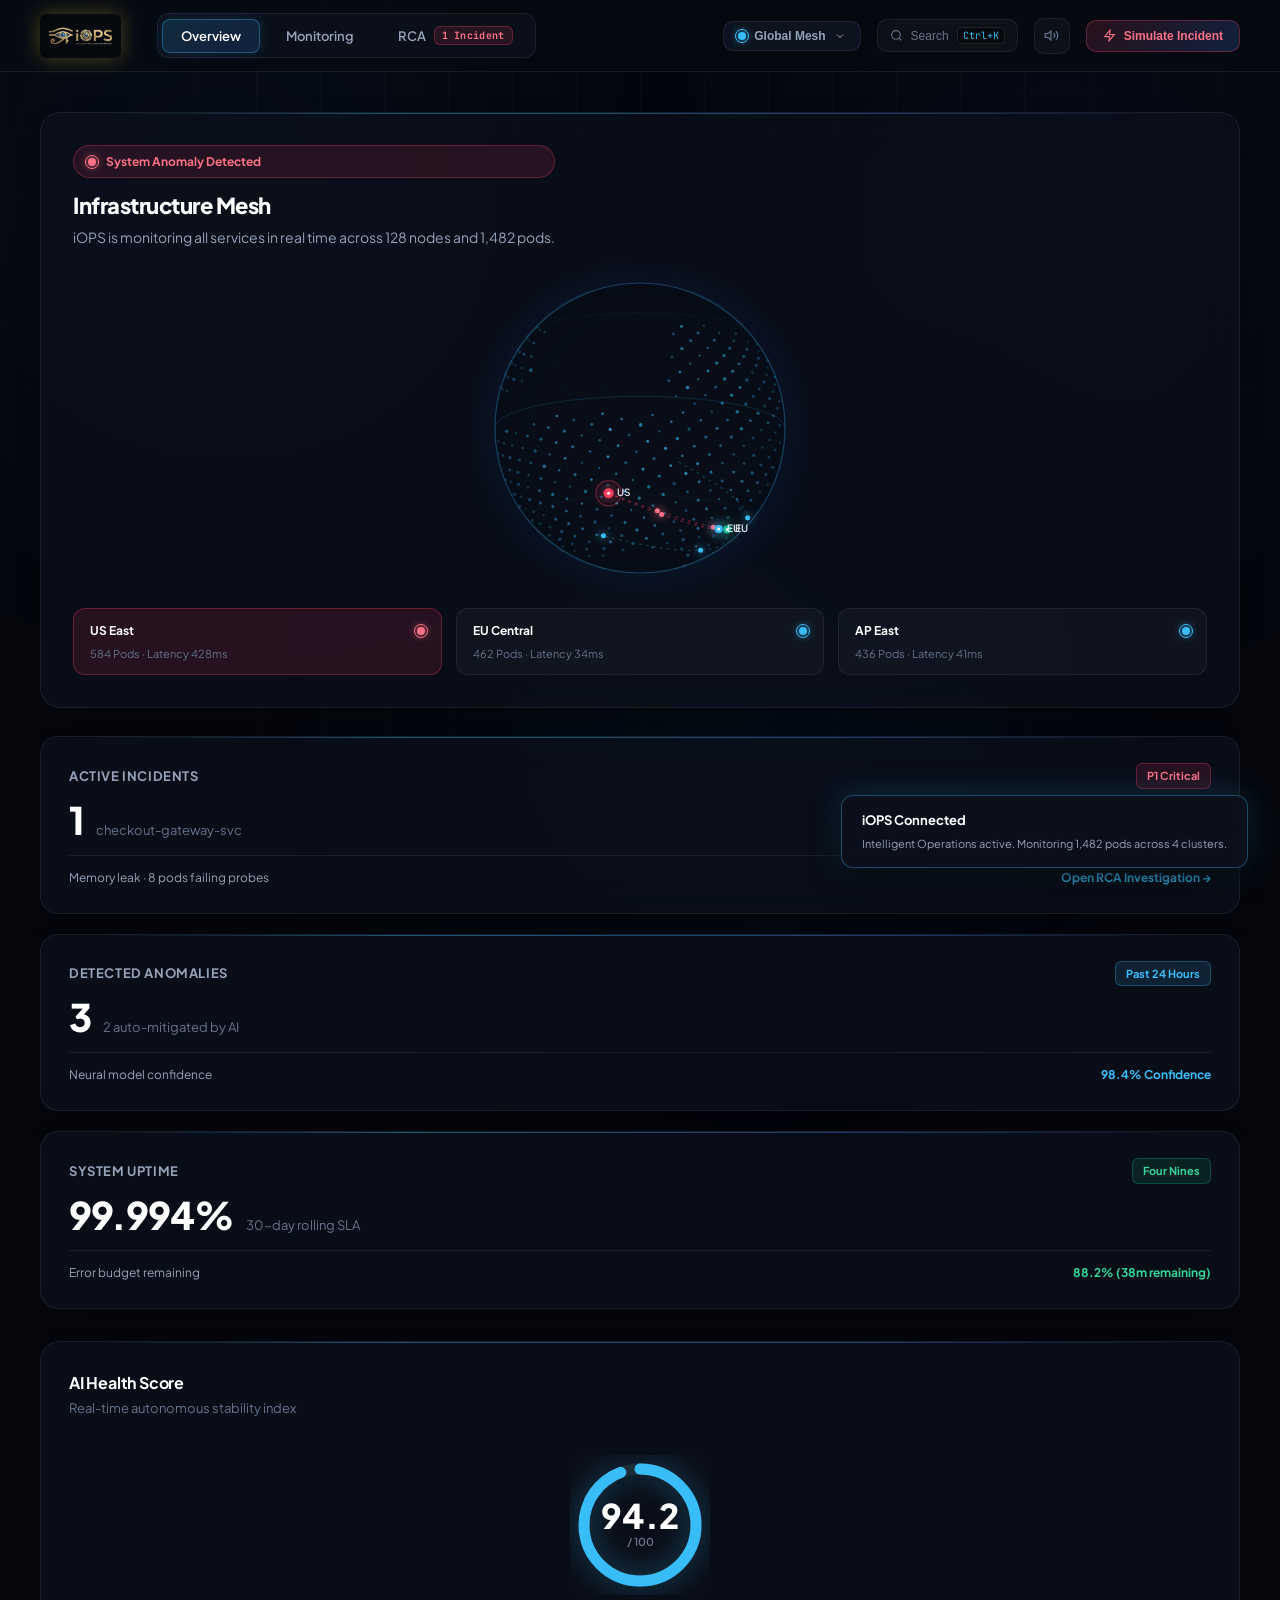
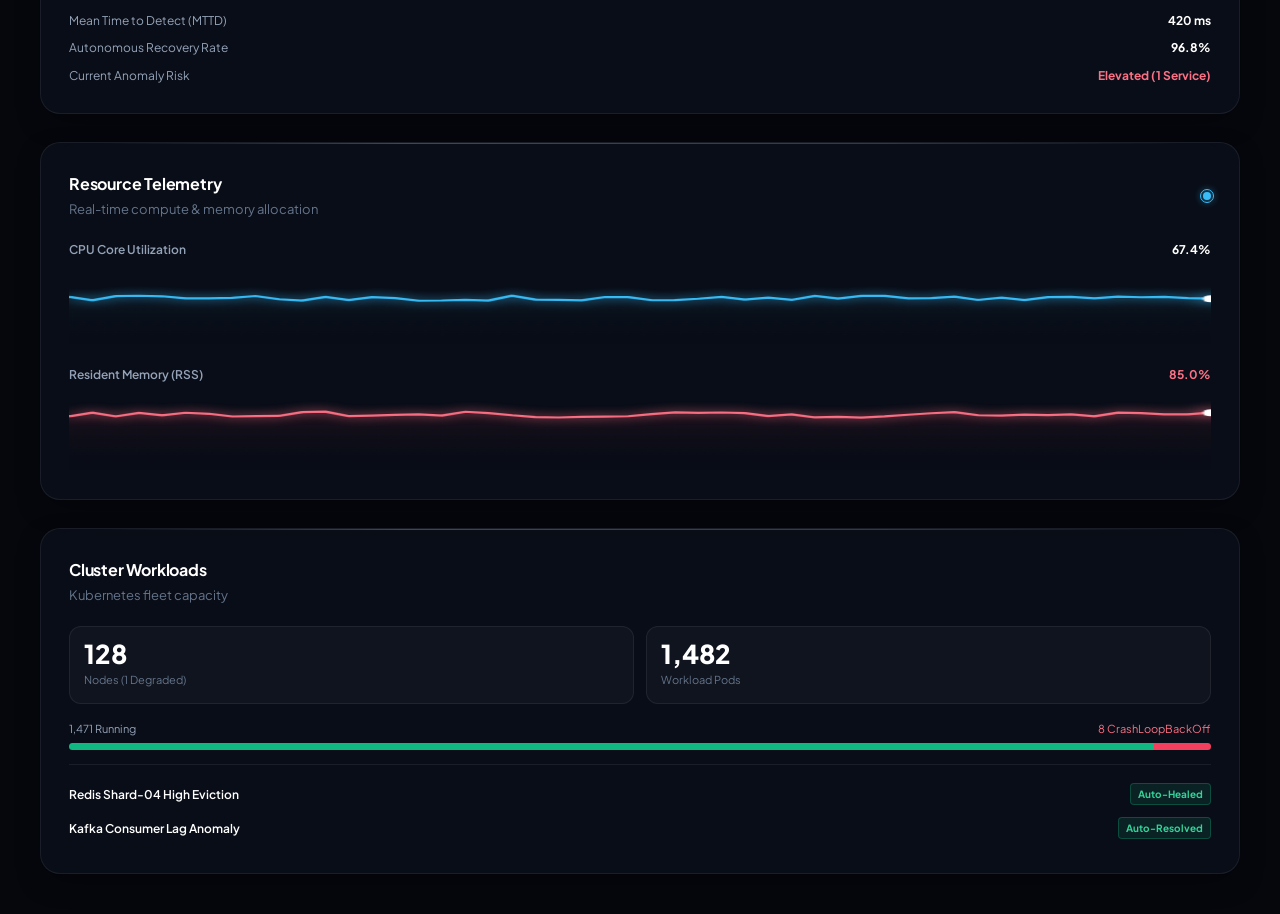
<file: index.html>
<!DOCTYPE html>
<html lang="en">
<head>
  <meta charset="UTF-8">
  <meta name="viewport" content="width=device-width, initial-scale=1.0">
  <title>iOPS — The Eye of Intelligent Operations</title>
  <meta name="description" content="iOPS — The Eye of Intelligent Operations. Next-generation autonomous AIOps platform. Detect anomalies, diagnose root causes, and recover Kubernetes fleets in real time.">
  <link rel="preconnect" href="https://fonts.googleapis.com">
  <link rel="preconnect" href="https://fonts.gstatic.com" crossorigin>
  <link href="https://fonts.googleapis.com/css2?family=Plus+Jakarta+Sans:wght@300;400;500;600;700;800&family=JetBrains+Mono:wght@400;500;600;700&display=swap" rel="stylesheet">
  <link rel="stylesheet" href="styles.css">
</head>
<body>
  <!-- Ambient Luminous Background Orbs (Navy & Cyan) -->
  <div class="ambient-glow glow-top-left" aria-hidden="true"></div>
  <div class="ambient-glow glow-top-right" aria-hidden="true"></div>
  <div class="ambient-glow glow-center-navy" aria-hidden="true"></div>
  <div class="ambient-glow glow-bottom-blue" aria-hidden="true"></div>
  <div class="saas-grid-pattern" aria-hidden="true"></div>

  <!-- App Wrapper -->
  <div class="app-wrapper">

    <!-- MINIMALIST SAAS HEADER -->
    <header class="site-header">
      <div class="header-left">
        <!-- Brand Identity -->
        <div class="brand-link" id="brandBtn">
          <img src="logo.jpg" alt="iOPS — The Eye of Intelligent Operations" class="brand-logo-img">
        </div>

        <!-- Clean Navigation Tabs (ONLY 3 ITEMS) -->
        <nav class="main-nav" role="tablist">
          <button class="nav-item active" data-page="page-overview" role="tab" id="tabOverview">
            <span>Overview</span>
          </button>
          <button class="nav-item" data-page="page-monitoring" role="tab" id="tabMonitoring">
            <span>Monitoring</span>
          </button>
          <button class="nav-item" data-page="page-rca" role="tab" id="tabRca">
            <span>RCA</span>
            <span class="nav-badge-alert" id="rcaNavBadge">1 Incident</span>
          </button>
        </nav>
      </div>

      <!-- Header Right Controls -->
      <div class="header-right">
        <!-- Cluster Mesh Selector -->
        <div class="cluster-pill-dropdown" id="clusterPillWrapper">
          <button class="cluster-pill-btn" id="clusterBtn">
            <span class="status-beacon-dot beacon-cyan"></span>
            <span id="currentClusterLabel">Global Mesh</span>
            <svg viewBox="0 0 24 24" width="12" height="12" fill="none" stroke="currentColor" stroke-width="2"><polyline points="6 9 12 15 18 9"></polyline></svg>
          </button>
          <div class="cluster-dropdown-menu" id="clusterDropdown">
            <div class="cluster-menu-item active" data-cluster="all">
              <strong>Global Mesh (All Regions)</strong>
              <small>4 regions · 1,482 pods</small>
            </div>
            <div class="cluster-menu-item" data-cluster="us-east-1">
              <strong>us-east-k8s-prod</strong>
              <small>N. Virginia · 48 nodes · P1 Alert</small>
            </div>
            <div class="cluster-menu-item" data-cluster="eu-central-1">
              <strong>eu-west-k8s-prod</strong>
              <small>Frankfurt · 36 nodes · Healthy</small>
            </div>
            <div class="cluster-menu-item" data-cluster="ap-northeast-1">
              <strong>ap-east-k8s-edge</strong>
              <small>Tokyo · 44 nodes · Healthy</small>
            </div>
          </div>
        </div>

        <!-- Quick Search Pill (Cmd+K) -->
        <button class="search-pill-btn" id="cmdTriggerBtn" title="Search commands (Ctrl+K)">
          <svg viewBox="0 0 24 24" width="13" height="13" fill="none" stroke="currentColor" stroke-width="2"><circle cx="11" cy="11" r="8"></circle><line x1="21" y1="21" x2="16.65" y2="16.65"></line></svg>
          <span>Search</span>
          <kbd class="kbd-tag">Ctrl+K</kbd>
        </button>

        <!-- Sound FX Toggle -->
        <button class="icon-action-btn" id="audioToggleBtn" title="Toggle audio cues">
          <svg class="audio-on-icon" viewBox="0 0 24 24" width="15" height="15" fill="none" stroke="currentColor" stroke-width="2">
            <polygon points="11 5 6 9 2 9 2 15 6 15 11 19 11 5"></polygon>
            <path d="M19.07 4.93a10 10 0 0 1 0 14.14M15.54 8.46a5 5 0 0 1 0 7.07"></path>
          </svg>
          <svg class="audio-off-icon hidden" viewBox="0 0 24 24" width="15" height="15" fill="none" stroke="currentColor" stroke-width="2">
            <polygon points="11 5 6 9 2 9 2 15 6 15 11 19 11 5"></polygon>
            <line x1="23" y1="9" x2="17" y2="15"></line>
            <line x1="17" y1="9" x2="23" y2="15"></line>
          </svg>
        </button>

        <!-- Chaos Demo Toggle -->
        <button class="btn-demo-chaos" id="simIncidentBtn" title="Toggle between Anomaly & Recovered state">
          <svg viewBox="0 0 24 24" width="13" height="13" fill="none" stroke="currentColor" stroke-width="2">
            <polygon points="13 2 3 14 12 14 11 22 21 10 12 10 13 2"></polygon>
          </svg>
          <span id="chaosBtnLabel">Simulate Incident</span>
        </button>
      </div>
    </header>

    <!-- MAIN SAAS VIEWPORT -->
    <main class="main-content">

      <!-- ===================================================
           PAGE 1: OVERVIEW DASHBOARD
           Balanced Two-Column Layout (Hero Left + 3 Clean KPI Cards Right)
           =================================================== -->
      <section class="page-container active" id="page-overview">
        
        <!-- Two-Column Hero Row -->
        <div class="overview-hero-grid">
          
          <!-- LEFT: Hero Card with Animated 3D Infrastructure Globe -->
          <div class="saas-card hero-globe-card">
            <div class="card-ambient-highlight"></div>

            <div class="hero-globe-header">
              <div>
                <div class="hero-status-badge" id="heroStatusBadge">
                  <span class="status-beacon-dot beacon-rose" id="heroBeacon"></span>
                  <span id="heroStatusTitle">System Anomaly Detected</span>
                </div>
                <h1 class="hero-heading">Infrastructure Mesh</h1>
                <p class="hero-subtext">iOPS is monitoring all services in real time across 128 nodes and 1,482 pods.</p>
              </div>
            </div>

            <!-- 3D Holographic Globe Canvas -->
            <div class="globe-canvas-wrapper" id="globeCanvasWrapper">
              <canvas id="holoGlobeCanvas" width="800" height="340"></canvas>
              
              <!-- Clean Minimal Popover Tooltip -->
              <div class="globe-saas-tooltip" id="globeNodeTooltip">
                <div class="tooltip-top">
                  <span class="tooltip-cluster-name" id="tooltipCluster">us-east-k8s-prod</span>
                  <span class="tooltip-badge badge-crit" id="tooltipStatus">P1 Active</span>
                </div>
                <div class="tooltip-row">
                  <span>Region</span>
                  <strong id="tooltipRegion">US East (N. Virginia)</strong>
                </div>
                <div class="tooltip-row">
                  <span>Capacity</span>
                  <strong id="tooltipPods">584 Pods</strong>
                </div>
                <div class="tooltip-row">
                  <span>Latency P99</span>
                  <strong class="val-rose" id="tooltipLatency">428ms</strong>
                </div>
                <button class="tooltip-action-btn" id="tooltipInvestigateBtn">Investigate Root Cause →</button>
              </div>
            </div>

            <!-- Region Status Quick Cards -->
            <div class="hero-globe-footer">
              <div class="region-status-card alert" id="cardUsEast">
                <div class="region-head">
                  <span class="region-name">US East</span>
                  <span class="status-beacon-dot beacon-rose"></span>
                </div>
                <div class="region-metric">584 Pods · Latency 428ms</div>
              </div>

              <div class="region-status-card" id="cardEuCentral">
                <div class="region-head">
                  <span class="region-name">EU Central</span>
                  <span class="status-beacon-dot beacon-cyan"></span>
                </div>
                <div class="region-metric">462 Pods · Latency 34ms</div>
              </div>

              <div class="region-status-card" id="cardApEast">
                <div class="region-head">
                  <span class="region-name">AP East</span>
                  <span class="status-beacon-dot beacon-cyan"></span>
                </div>
                <div class="region-metric">436 Pods · Latency 41ms</div>
              </div>
            </div>
          </div>

          <!-- RIGHT: ONLY 3 CLEAN KPI CARDS -->
          <div class="hero-kpi-column">
            
            <!-- KPI 1: Active Incidents -->
            <div class="saas-card kpi-clean-card">
              <div class="card-ambient-highlight"></div>
              <div class="kpi-header-row">
                <span class="kpi-label">Active Incidents</span>
                <span class="kpi-pill-badge pill-rose" id="kpiIncidentBadge">P1 Critical</span>
              </div>
              <div class="kpi-number-row">
                <span class="kpi-value-huge" id="kpiIncidentCount">1</span>
                <span class="kpi-meta-text" id="kpiIncidentMeta">checkout-gateway-svc</span>
              </div>
              <div class="kpi-footer-row">
                <span>Memory leak · 8 pods failing probes</span>
                <a class="kpi-link-arrow" id="btnGoToRca">Open RCA Investigation →</a>
              </div>
            </div>

            <!-- KPI 2: Detected Anomalies -->
            <div class="saas-card kpi-clean-card">
              <div class="card-ambient-highlight"></div>
              <div class="kpi-header-row">
                <span class="kpi-label">Detected Anomalies</span>
                <span class="kpi-pill-badge pill-cyan">Past 24 Hours</span>
              </div>
              <div class="kpi-number-row">
                <span class="kpi-value-huge">3</span>
                <span class="kpi-meta-text">2 auto-mitigated by AI</span>
              </div>
              <div class="kpi-footer-row">
                <span>Neural model confidence</span>
                <strong class="val-cyan">98.4% Confidence</strong>
              </div>
            </div>

            <!-- KPI 3: System Uptime -->
            <div class="saas-card kpi-clean-card">
              <div class="card-ambient-highlight"></div>
              <div class="kpi-header-row">
                <span class="kpi-label">System Uptime</span>
                <span class="kpi-pill-badge pill-emerald">Four Nines</span>
              </div>
              <div class="kpi-number-row">
                <span class="kpi-value-huge" id="kpiUptimeVal">99.994%</span>
                <span class="kpi-meta-text">30-day rolling SLA</span>
              </div>
              <div class="kpi-footer-row">
                <span>Error budget remaining</span>
                <strong class="val-emerald">88.2% (38m remaining)</strong>
              </div>
            </div>

          </div>
        </div>

        <!-- Below Hero Section: Cluster Health, CPU/Mem, Pods, Recent Anomalies -->
        <div class="overview-bottom-grid">
          
          <!-- AI Health Score Card (Radial Gauge) -->
          <div class="saas-card ai-score-card">
            <div class="card-ambient-highlight"></div>
            <div class="card-header-clean">
              <div class="card-title-group">
                <span class="card-title">AI Health Score</span>
                <span class="card-subtitle">Real-time autonomous stability index</span>
              </div>
            </div>

            <div class="score-display-center">
              <div class="radial-progress-wrapper">
                <svg class="radial-svg" viewBox="0 0 100 100">
                  <circle cx="50" cy="50" r="40" class="radial-bg" />
                  <circle cx="50" cy="50" r="40" class="radial-bar" id="scoreRadialBar" stroke-dasharray="251.32" stroke-dashoffset="14.5" />
                </svg>
                <div class="radial-center-text">
                  <span class="radial-score-num" id="healthScoreNumber">94.2</span>
                  <span class="radial-score-unit">/ 100</span>
                </div>
              </div>
            </div>

            <div class="score-breakdown-list">
              <div class="score-item">
                <span>Mean Time to Detect (MTTD)</span>
                <strong id="mttdText">420 ms</strong>
              </div>
              <div class="score-item">
                <span>Autonomous Recovery Rate</span>
                <strong>96.8%</strong>
              </div>
              <div class="score-item">
                <span>Current Anomaly Risk</span>
                <strong class="val-rose" id="riskText">Elevated (1 Service)</strong>
              </div>
            </div>
          </div>

          <!-- CPU & Memory Usage Streaming Waveforms -->
          <div class="saas-card telemetry-charts-card">
            <div class="card-ambient-highlight"></div>
            <div class="card-header-clean">
              <div class="card-title-group">
                <span class="card-title">Resource Telemetry</span>
                <span class="card-subtitle">Real-time compute & memory allocation</span>
              </div>
              <span class="status-beacon-dot beacon-cyan"></span>
            </div>

            <div class="chart-duo-container">
              <div class="chart-section">
                <div class="chart-label-row">
                  <span class="chart-label-name">CPU Core Utilization</span>
                  <span class="chart-label-val" id="valLiveCpu">68.4%</span>
                </div>
                <div class="canvas-waveform-wrap">
                  <canvas id="chartCpuCanvas" width="500" height="80"></canvas>
                </div>
              </div>

              <div class="chart-section">
                <div class="chart-label-row">
                  <span class="chart-label-name">Resident Memory (RSS)</span>
                  <span class="chart-label-val val-rose" id="valLiveMem">82.9%</span>
                </div>
                <div class="canvas-waveform-wrap">
                  <canvas id="chartMemCanvas" width="500" height="80"></canvas>
                </div>
              </div>
            </div>
          </div>

          <!-- Kubernetes Pods / Nodes & Recent Anomalies -->
          <div class="saas-card infrastructure-pods-card">
            <div class="card-ambient-highlight"></div>
            <div class="card-header-clean">
              <div class="card-title-group">
                <span class="card-title">Cluster Workloads</span>
                <span class="card-subtitle">Kubernetes fleet capacity</span>
              </div>
            </div>

            <div class="k8s-stat-boxes">
              <div class="stat-box">
                <div class="stat-box-num">128</div>
                <div class="stat-box-lbl">Nodes (1 Degraded)</div>
              </div>
              <div class="stat-box">
                <div class="stat-box-num">1,482</div>
                <div class="stat-box-lbl">Workload Pods</div>
              </div>
            </div>

            <div class="pod-status-track-group">
              <div class="track-legend">
                <span>1,471 Running</span>
                <span class="val-rose" id="faultingPodsLabel">8 CrashLoopBackOff</span>
              </div>
              <div class="segmented-progress-track">
                <div class="track-seg-green" id="trackHealthySeg" style="width: 95%;"></div>
                <div class="track-seg-rose" id="trackFaultySeg" style="width: 5%;"></div>
              </div>
            </div>

            <div class="recent-anomalies-mini">
              <div class="recent-item-clean">
                <span class="recent-name">Redis Shard-04 High Eviction</span>
                <span class="recent-status-tag pill-emerald">Auto-Healed</span>
              </div>
              <div class="recent-item-clean">
                <span class="recent-name">Kafka Consumer Lag Anomaly</span>
                <span class="recent-status-tag pill-emerald">Auto-Resolved</span>
              </div>
            </div>
          </div>

        </div>
      </section>


      <!-- ===================================================
           PAGE 2: MONITORING (CLUSTER DETAILS)
           Clean Visual Cards, Nodes, Pods & Container Health
           =================================================== -->
      <section class="page-container" id="page-monitoring">
        
        <div class="monitoring-header-bar">
          <div>
            <h1 class="page-heading">Cluster Fleet & Workloads</h1>
            <p class="page-description">Real-time compute pressure, service health, and pod runtime telemetry.</p>
          </div>
        </div>

        <!-- Top 4 Clean Stats -->
        <div class="monitoring-stats-row">
          <div class="saas-card mon-stat-card">
            <div class="mon-stat-head">
              <span class="mon-stat-title">Clusters</span>
              <span class="status-beacon-dot beacon-cyan"></span>
            </div>
            <div class="mon-stat-val">4</div>
            <div class="mon-stat-sub">Across 4 global cloud regions</div>
          </div>

          <div class="saas-card mon-stat-card">
            <div class="mon-stat-head">
              <span class="mon-stat-title">Active Nodes</span>
              <span class="status-beacon-dot beacon-cyan"></span>
            </div>
            <div class="mon-stat-val">128</div>
            <div class="mon-stat-sub">127 Ready · 1 Pressure</div>
          </div>

          <div class="saas-card mon-stat-card">
            <div class="mon-stat-head">
              <span class="mon-stat-title">Monitored Pods</span>
              <span class="status-beacon-dot beacon-cyan"></span>
            </div>
            <div class="mon-stat-val">1,482</div>
            <div class="mon-stat-sub">99.2% healthy containers</div>
          </div>

          <div class="saas-card mon-stat-card">
            <div class="mon-stat-head">
              <span class="mon-stat-title">Containers</span>
              <span class="status-beacon-dot beacon-cyan"></span>
            </div>
            <div class="mon-stat-val">4,120</div>
            <div class="mon-stat-sub">containerd 1.7 runtime</div>
          </div>
        </div>

        <!-- 16-Node Hardware Heatmap & Live Stream -->
        <div class="mon-middle-grid">
          <div class="saas-card">
            <div class="card-ambient-highlight"></div>
            <div class="card-header-clean">
              <div class="card-title-group">
                <span class="card-title">Compute Node Pressure Matrix</span>
                <span class="card-subtitle">16 core nodes in selected cluster</span>
              </div>
            </div>

            <div class="node-matrix-container" id="nodeMatrixGrid">
              <!-- Rendered via JS -->
            </div>

            <div class="node-inspector-bar" id="nodeSelectedInfo">
              <span>Node: <strong>node-us-east-worker-08</strong></span>
              <span>Load: CPU 84% · MEM 91%</span>
              <span class="val-rose">Status: MemoryPressure</span>
            </div>
          </div>

          <div class="saas-card">
            <div class="card-ambient-highlight"></div>
            <div class="card-header-clean">
              <div class="card-title-group">
                <span class="card-title">Live Ingress Throughput</span>
                <span class="card-subtitle">Actual requests vs predictive neural corridor</span>
              </div>
              <strong class="val-cyan" id="clusterRpsVal">142,400 req/s</strong>
            </div>

            <div class="canvas-waveform-wrap" style="height: 180px;">
              <canvas id="clusterStreamCanvas" width="600" height="180"></canvas>
            </div>
          </div>
        </div>

        <!-- Service Health Status Row -->
        <div class="service-health-grid">
          <div class="svc-card">
            <div class="svc-card-head">
              <span class="svc-name">API Gateway</span>
              <span class="status-beacon-dot beacon-cyan"></span>
            </div>
            <span class="svc-latency">12ms · 48k rps</span>
          </div>

          <div class="svc-card">
            <div class="svc-card-head">
              <span class="svc-name">Auth Service</span>
              <span class="status-beacon-dot beacon-cyan"></span>
            </div>
            <span class="svc-latency">6ms · 42k rps</span>
          </div>

          <div class="svc-card" id="svcCardCheckout">
            <div class="svc-card-head">
              <span class="svc-name">Checkout Svc</span>
              <span class="status-beacon-dot beacon-rose" id="svcBeaconCheckout"></span>
            </div>
            <span class="svc-latency val-rose" id="svcLatencyCheckout">4,280ms · High Latency</span>
          </div>

          <div class="svc-card">
            <div class="svc-card-head">
              <span class="svc-name">Kafka Stream</span>
              <span class="status-beacon-dot beacon-cyan"></span>
            </div>
            <span class="svc-latency">18ms · Nominal</span>
          </div>

          <div class="svc-card">
            <div class="svc-card-head">
              <span class="svc-name">Redis Cache</span>
              <span class="status-beacon-dot beacon-cyan"></span>
            </div>
            <span class="svc-latency">2ms · 99.8% hit</span>
          </div>

          <div class="svc-card">
            <div class="svc-card-head">
              <span class="svc-name">Postgres DB</span>
              <span class="status-beacon-dot beacon-cyan"></span>
            </div>
            <span class="svc-latency">4ms · 12 conns</span>
          </div>
        </div>

        <!-- Clean Pod Fleet Workloads Table -->
        <div class="saas-card pod-table-card">
          <div class="card-ambient-highlight"></div>
          
          <div class="table-toolbar-clean">
            <div class="search-box-clean">
              <svg viewBox="0 0 24 24" width="14" height="14" fill="none" stroke="currentColor" stroke-width="2"><circle cx="11" cy="11" r="8"></circle><line x1="21" y1="21" x2="16.65" y2="16.65"></line></svg>
              <input type="text" id="podSearchInput" placeholder="Filter pods by name, namespace, status...">
            </div>

            <div class="filter-button-group">
              <button class="filter-btn-pill active" data-filter="all">All (14)</button>
              <button class="filter-btn-pill" data-filter="running">Running (10)</button>
              <button class="filter-btn-pill" data-filter="crashloop">CrashLoop (3)</button>
              <button class="filter-btn-pill" data-filter="pending">Pending (1)</button>
            </div>
          </div>

          <table class="saas-table">
            <thead>
              <tr>
                <th>Pod Name</th>
                <th>Namespace</th>
                <th>Node</th>
                <th>Status</th>
                <th>Restarts</th>
                <th>CPU</th>
                <th>Memory</th>
                <th>Age</th>
                <th>Actions</th>
              </tr>
            </thead>
            <tbody id="podsTableBody">
              <!-- Rendered via JS -->
            </tbody>
          </table>
        </div>

      </section>


      <!-- ===================================================
           PAGE 3: ROOT CAUSE ANALYSIS (RCA)
           Visually connected AI Intelligence Pipeline:
           Anomaly → Evidence → Root Cause → Recommended Action
           =================================================== -->
      <section class="page-container" id="page-rca">
        
        <!-- Incident Master Header -->
        <div class="saas-card rca-hero-banner">
          <div class="card-ambient-highlight"></div>
          
          <div class="rca-top-row">
            <div class="rca-title-area">
              <div class="rca-badge-strip">
                <span class="badge-p1-hero" id="rcaStatusPill">P1 Critical · INC-8921</span>
                <span class="kpi-pill-badge pill-cyan">checkout-gateway-svc</span>
                <span class="kpi-meta-text" id="rcaElapsedTimer">Detected 5m 12s ago</span>
              </div>
              <h2 class="rca-title-main">Payment Gateway Kernel Latency Spike & Pod OOMCascades</h2>
              <p class="rca-desc-main">
                AI Autonomous Reasoning Engine has identified high-confidence root cause in <code class="code-hl">checkout-gateway:v2.14.0</code>. 98.7% neural correlation consensus.
              </p>
            </div>

            <button class="btn-remediate-cta" id="btnExecuteRemediation">
              <svg viewBox="0 0 24 24" width="16" height="16" fill="none" stroke="currentColor" stroke-width="2"><polygon points="5 3 19 12 5 21 5 3"></polygon></svg>
              <span>Execute Autonomous Recovery</span>
            </button>
          </div>
        </div>

        <!-- VISUAL AI INTELLIGENCE PIPELINE (Connected Step Flow) -->
        <div class="ai-pipeline-track">
          <!-- Step 1: Anomaly -->
          <div class="pipeline-step-card">
            <div class="card-ambient-highlight"></div>
            <div class="pipeline-step-header">
              <span class="step-num-pill">Step 01</span>
              <span class="status-beacon-dot beacon-rose"></span>
            </div>
            <div class="step-stage-name">Detected Anomaly</div>
            <p class="step-stage-desc">
              P99 latency spiked from 18ms to 4,280ms. 8 replica pods entered CrashLoopBackOff due to cgroup memory exhaustion.
            </p>
            <div class="step-arrow-connector">→</div>
          </div>

          <!-- Step 2: Evidence -->
          <div class="pipeline-step-card">
            <div class="card-ambient-highlight"></div>
            <div class="pipeline-step-header">
              <span class="step-num-pill">Step 02</span>
              <span class="status-beacon-dot beacon-cyan"></span>
            </div>
            <div class="step-stage-name">Correlated Evidence</div>
            <p class="step-stage-desc">
              Resident Memory slope jumped to +4.2MB/s. eBPF intercepted 14 kernel OOM kills. Log patterns confirm Direct buffer leaks.
            </p>
            <div class="step-arrow-connector">→</div>
          </div>

          <!-- Step 3: Root Cause -->
          <div class="pipeline-step-card active-focus">
            <div class="card-ambient-highlight"></div>
            <div class="pipeline-step-header">
              <span class="step-num-pill">Step 03</span>
              <span class="status-beacon-dot beacon-rose"></span>
            </div>
            <div class="step-stage-name">Probable Root Cause</div>
            <p class="step-stage-desc">
              Commit <code class="code-hl">9f4a12c</code> in release v2.14.0 omitted Netty channel buffer release, triggering GC Stop-the-World pauses (>3.4s).
            </p>
            <div class="step-arrow-connector">→</div>
          </div>

          <!-- Step 4: Recommended Action -->
          <div class="pipeline-step-card">
            <div class="card-ambient-highlight"></div>
            <div class="pipeline-step-header">
              <span class="step-num-pill">Step 04</span>
              <span class="status-beacon-dot beacon-cyan"></span>
            </div>
            <div class="step-stage-name">AI Recommendation</div>
            <p class="step-stage-desc">
              Rollback Helm release to canary v2.13.9. Envoy reroutes traffic with zero downtime. Estimated recovery: 35 seconds.
            </p>
          </div>
        </div>

        <!-- RCA Details Split: Dependency Graph & Correlated Logs -->
        <div class="rca-details-split">
          
          <!-- Microservice Call Graph -->
          <div class="saas-card dependency-graph-card">
            <div class="card-ambient-highlight"></div>
            <div class="card-header-clean">
              <div class="card-title-group">
                <span class="card-title">Service Dependency Graph & Blast Radius</span>
                <span class="card-subtitle">Backpressure cascading path from faulty worker</span>
              </div>
            </div>

            <div class="dependency-canvas-wrap">
              <canvas id="topoGraphCanvas" width="700" height="260"></canvas>
            </div>
          </div>

          <!-- Correlated Logs -->
          <div class="saas-card correlated-logs-card">
            <div class="card-ambient-highlight"></div>
            <div class="card-header-clean">
              <div class="card-title-group">
                <span class="card-title">Correlated Log Culprits</span>
                <span class="card-subtitle">Filtered to checkout-gateway-svc</span>
              </div>
              <span class="kpi-pill-badge pill-cyan">4 Culprit Matches</span>
            </div>

            <div class="clean-log-terminal" id="logTerminalStream">
              <!-- Logs populated via JS -->
            </div>
          </div>

        </div>

      </section>

    </main>

  </div> <!-- /app-wrapper -->


  <!-- ===================================================
       COMMAND PALETTE MODAL (Ctrl + K)
       =================================================== -->
  <div class="saas-modal-backdrop" id="cmdModal" aria-hidden="true">
    <div class="cmd-box-clean">
      <div class="cmd-input-bar">
        <svg viewBox="0 0 24 24" width="18" height="18" fill="none" stroke="currentColor" stroke-width="2"><circle cx="11" cy="11" r="8"></circle><line x1="21" y1="21" x2="16.65" y2="16.65"></line></svg>
        <input type="text" id="cmdSearchInput" placeholder="Search pages, clusters, or actions..." autocomplete="off">
        <kbd class="kbd-tag">ESC</kbd>
      </div>
      <div class="cmd-list-items">
        <div class="cmd-single-item" data-action="nav-overview">
          <div>
            <div class="cmd-item-title">Overview Dashboard</div>
            <div class="cmd-item-desc">System health, 3D Globe, and core KPIs</div>
          </div>
        </div>
        <div class="cmd-single-item" data-action="nav-monitoring">
          <div>
            <div class="cmd-item-title">Monitoring & Cluster Fleet</div>
            <div class="cmd-item-desc">Compute pressure matrix, Pods, and runtime telemetry</div>
          </div>
        </div>
        <div class="cmd-single-item" data-action="nav-rca">
          <div>
            <div class="cmd-item-title">Root Cause Analysis (RCA)</div>
            <div class="cmd-item-desc">Investigate INC-8921 memory leak and canary rollback</div>
          </div>
        </div>
        <div class="cmd-single-item" data-action="execute-remediation">
          <div>
            <div class="cmd-item-title">Execute Autonomous Recovery</div>
            <div class="cmd-item-desc">Run automated Helm canary rollback to v2.13.9</div>
          </div>
        </div>
        <div class="cmd-single-item" data-action="trigger-chaos">
          <div>
            <div class="cmd-item-title">Toggle Chaos Demo Mode</div>
            <div class="cmd-item-desc">Simulate incident injection or restore nominal state</div>
          </div>
        </div>
      </div>
    </div>
  </div>


  <!-- ===================================================
       AUTONOMOUS REMEDIATION MODAL / TERMINAL EXECUTION
       =================================================== -->
  <div class="saas-modal-backdrop" id="remediationModal" aria-hidden="true">
    <div class="saas-modal-box">
      <div class="modal-header-clean">
        <div>
          <h3>Autonomous Recovery Dispatch</h3>
          <span class="kpi-meta-text">Target: checkout-gateway-svc · Playbook: canary-rollback-v1</span>
        </div>
        <button class="modal-close-icon" id="closeRemModal">✕</button>
      </div>

      <div class="modal-body-clean">
        <div class="modal-terminal-output" id="remTerminalOutput">
          <div class="term-line-dim">iops-recovery-agent initialized. Awaiting dispatch confirmation...</div>
        </div>
      </div>

      <div class="modal-footer-clean">
        <span class="kpi-meta-text">⚡ 0 Downtime Expected · Dynamic traffic shifting via Envoy</span>
        <button class="btn-remediate-cta" id="btnStartExecution">
          <span>Start Playbook Execution</span>
        </button>
      </div>
    </div>
  </div>


  <!-- ===================================================
       POD DETAILS INSPECTOR MODAL
       =================================================== -->
  <div class="saas-modal-backdrop" id="podDetailsModal" aria-hidden="true">
    <div class="saas-modal-box">
      <div class="modal-header-clean">
        <div>
          <h3 id="modalPodTitle">checkout-gateway-svc-78f94-xk8p</h3>
          <span class="kpi-meta-text" id="modalPodMeta">Namespace: payments · Node: node-us-east-worker-08</span>
        </div>
        <button class="modal-close-icon" id="closePodModal">✕</button>
      </div>

      <div class="modal-body-clean">
        <div style="display: grid; grid-template-columns: repeat(4, 1fr); gap: 12px; margin-bottom: 20px;">
          <div class="stat-box">
            <div class="stat-box-lbl">STATUS</div>
            <div class="stat-box-num val-rose" id="modalPodStatus" style="font-size: 16px;">CrashLoop</div>
          </div>
          <div class="stat-box">
            <div class="stat-box-lbl">RESTARTS</div>
            <div class="stat-box-num" id="modalPodRestarts" style="font-size: 16px;">6</div>
          </div>
          <div class="stat-box">
            <div class="stat-box-lbl">CPU ALLOCATION</div>
            <div class="stat-box-num" id="modalPodCpu" style="font-size: 16px;">92%</div>
          </div>
          <div class="stat-box">
            <div class="stat-box-lbl">MEMORY RSS</div>
            <div class="stat-box-num val-rose" id="modalPodMem" style="font-size: 16px;">99.5%</div>
          </div>
        </div>

        <div style="font-size: 12px; font-weight: 700; color: var(--text-secondary); margin-bottom: 8px;">CONTAINER LOGS</div>
        <div class="clean-log-terminal">
          <div class="clean-log-line">[io.netty.bootstrap.ServerBootstrap] Started HTTP server on :8080</div>
          <div class="clean-log-line">[c.a.p.PaymentRouter] Processing checkout batch #89104</div>
          <div class="clean-log-line error">[io.netty.buffer] High pending allocation: 3,921,800,240 bytes</div>
          <div class="clean-log-line culprit">java.lang.OutOfMemoryError: Java heap space [NettyEpollWorker-4-8]</div>
          <div class="clean-log-line error">[kubelet] Container checkout-gateway failed liveness probe, restarting...</div>
        </div>
      </div>

      <div class="modal-footer-clean">
        <button class="btn-table-action" id="modalRestartPodBtn">Restart Pod</button>
        <button class="btn-remediate-cta" id="modalJumpRcaBtn">View Full RCA Investigation →</button>
      </div>
    </div>
  </div>


  <!-- Toast Notification Container -->
  <div class="saas-toast-container" id="toastContainer"></div>

  <!-- Scripts -->
  <script src="globe.js"></script>
  <script src="app.js"></script>
</body>
</html>
</file>
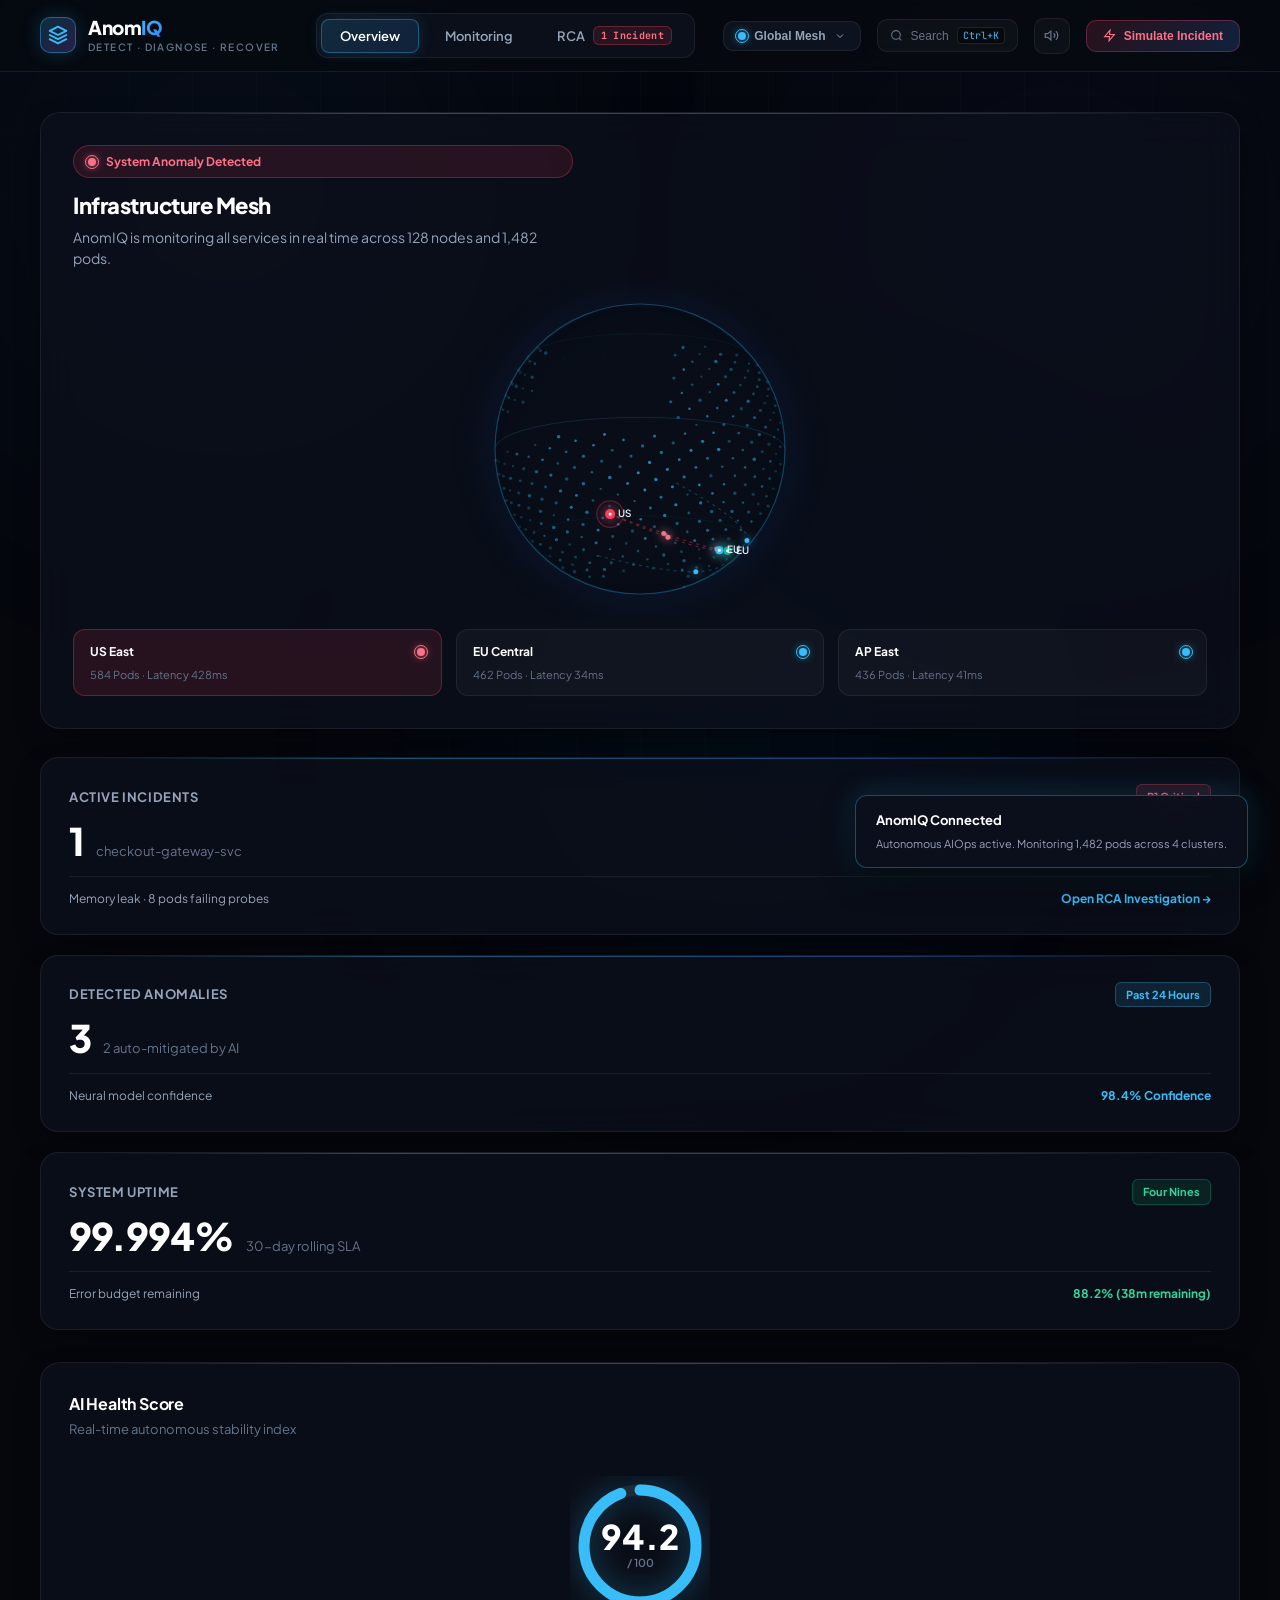
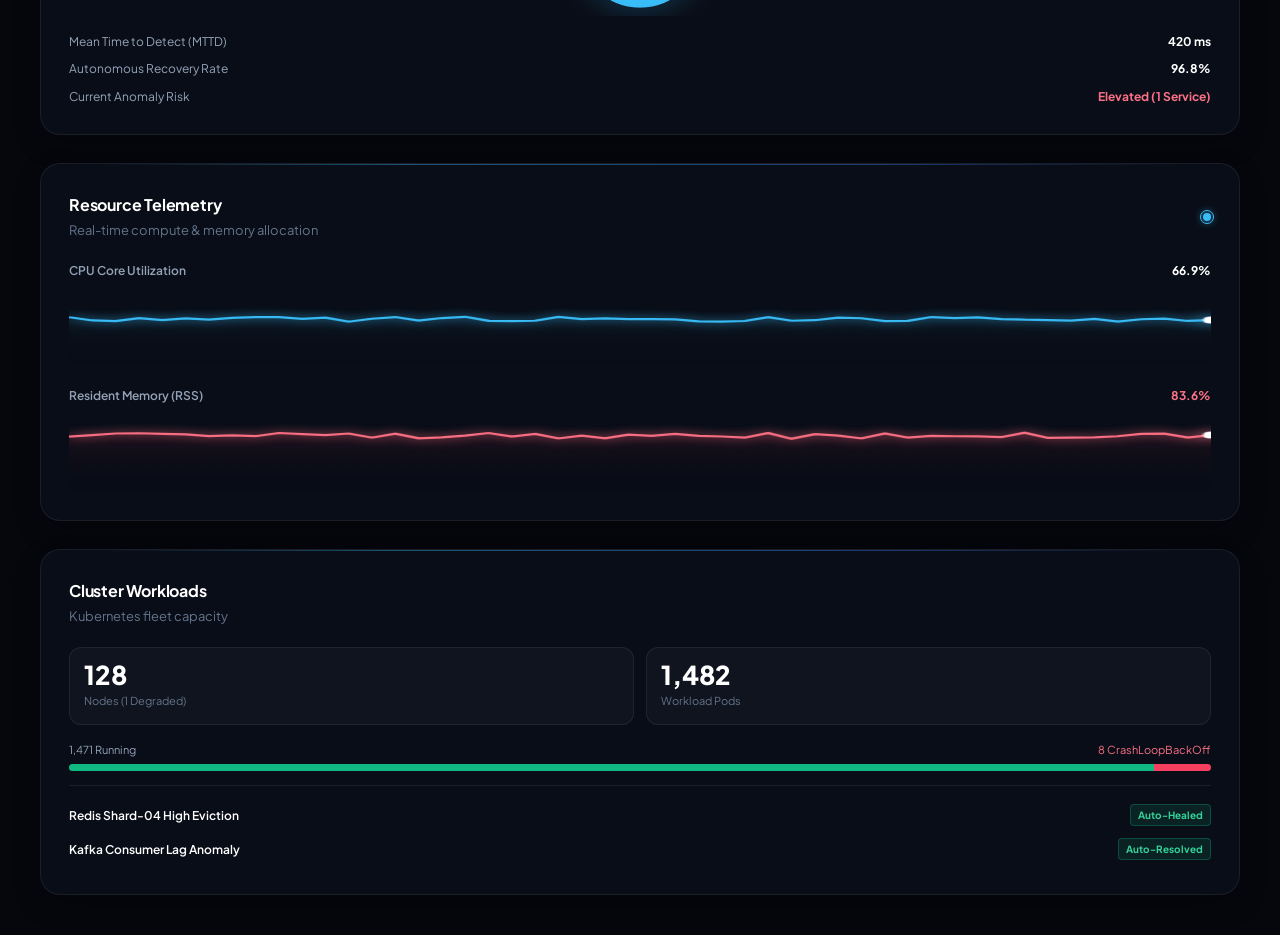
<file: projects/index.html>
<!DOCTYPE html>
<html lang="en">
<head>
  <meta charset="UTF-8">
  <meta name="viewport" content="width=device-width, initial-scale=1.0">
  <title>AnomIQ — Autonomous AIOps Intelligence</title>
  <meta name="description" content="Next-generation autonomous AIOps platform. Detect anomalies, diagnose root causes, and recover Kubernetes fleets in real time.">
  <link rel="preconnect" href="https://fonts.googleapis.com">
  <link rel="preconnect" href="https://fonts.gstatic.com" crossorigin>
  <link href="https://fonts.googleapis.com/css2?family=Plus+Jakarta+Sans:wght@300;400;500;600;700;800&family=JetBrains+Mono:wght@400;500;600;700&display=swap" rel="stylesheet">
  <link rel="stylesheet" href="styles.css">
</head>
<body>
  <!-- Ambient Luminous Background Orbs (Navy & Cyan) -->
  <div class="ambient-glow glow-top-left" aria-hidden="true"></div>
  <div class="ambient-glow glow-top-right" aria-hidden="true"></div>
  <div class="ambient-glow glow-center-navy" aria-hidden="true"></div>
  <div class="ambient-glow glow-bottom-blue" aria-hidden="true"></div>
  <div class="saas-grid-pattern" aria-hidden="true"></div>

  <!-- App Wrapper -->
  <div class="app-wrapper">

    <!-- MINIMALIST SAAS HEADER -->
    <header class="site-header">
      <div class="header-left">
        <!-- Brand Identity -->
        <div class="brand-link" id="brandBtn">
          <div class="brand-icon-box">
            <svg class="brand-svg" viewBox="0 0 24 24" fill="none" stroke="currentColor" stroke-width="2.2" stroke-linecap="round" stroke-linejoin="round">
              <path d="M12 2L2 7l10 5 10-5-10-5z"></path>
              <path d="M2 17l10 5 10-5"></path>
              <path d="M2 12l10 5 10-5"></path>
            </svg>
          </div>
          <div class="brand-text-block">
            <span class="brand-name">Anom<span class="brand-highlight">IQ</span></span>
            <span class="brand-tagline">Detect · Diagnose · Recover</span>
          </div>
        </div>

        <!-- Clean Navigation Tabs (ONLY 3 ITEMS) -->
        <nav class="main-nav" role="tablist">
          <button class="nav-item active" data-page="page-overview" role="tab" id="tabOverview">
            <span>Overview</span>
          </button>
          <button class="nav-item" data-page="page-monitoring" role="tab" id="tabMonitoring">
            <span>Monitoring</span>
          </button>
          <button class="nav-item" data-page="page-rca" role="tab" id="tabRca">
            <span>RCA</span>
            <span class="nav-badge-alert" id="rcaNavBadge">1 Incident</span>
          </button>
        </nav>
      </div>

      <!-- Header Right Controls -->
      <div class="header-right">
        <!-- Cluster Mesh Selector -->
        <div class="cluster-pill-dropdown" id="clusterPillWrapper">
          <button class="cluster-pill-btn" id="clusterBtn">
            <span class="status-beacon-dot beacon-cyan"></span>
            <span id="currentClusterLabel">Global Mesh</span>
            <svg viewBox="0 0 24 24" width="12" height="12" fill="none" stroke="currentColor" stroke-width="2"><polyline points="6 9 12 15 18 9"></polyline></svg>
          </button>
          <div class="cluster-dropdown-menu" id="clusterDropdown">
            <div class="cluster-menu-item active" data-cluster="all">
              <strong>Global Mesh (All Regions)</strong>
              <small>4 regions · 1,482 pods</small>
            </div>
            <div class="cluster-menu-item" data-cluster="us-east-1">
              <strong>us-east-k8s-prod</strong>
              <small>N. Virginia · 48 nodes · P1 Alert</small>
            </div>
            <div class="cluster-menu-item" data-cluster="eu-central-1">
              <strong>eu-west-k8s-prod</strong>
              <small>Frankfurt · 36 nodes · Healthy</small>
            </div>
            <div class="cluster-menu-item" data-cluster="ap-northeast-1">
              <strong>ap-east-k8s-edge</strong>
              <small>Tokyo · 44 nodes · Healthy</small>
            </div>
          </div>
        </div>

        <!-- Quick Search Pill (Cmd+K) -->
        <button class="search-pill-btn" id="cmdTriggerBtn" title="Search commands (Ctrl+K)">
          <svg viewBox="0 0 24 24" width="13" height="13" fill="none" stroke="currentColor" stroke-width="2"><circle cx="11" cy="11" r="8"></circle><line x1="21" y1="21" x2="16.65" y2="16.65"></line></svg>
          <span>Search</span>
          <kbd class="kbd-tag">Ctrl+K</kbd>
        </button>

        <!-- Sound FX Toggle -->
        <button class="icon-action-btn" id="audioToggleBtn" title="Toggle audio cues">
          <svg class="audio-on-icon" viewBox="0 0 24 24" width="15" height="15" fill="none" stroke="currentColor" stroke-width="2">
            <polygon points="11 5 6 9 2 9 2 15 6 15 11 19 11 5"></polygon>
            <path d="M19.07 4.93a10 10 0 0 1 0 14.14M15.54 8.46a5 5 0 0 1 0 7.07"></path>
          </svg>
          <svg class="audio-off-icon hidden" viewBox="0 0 24 24" width="15" height="15" fill="none" stroke="currentColor" stroke-width="2">
            <polygon points="11 5 6 9 2 9 2 15 6 15 11 19 11 5"></polygon>
            <line x1="23" y1="9" x2="17" y2="15"></line>
            <line x1="17" y1="9" x2="23" y2="15"></line>
          </svg>
        </button>

        <!-- Chaos Demo Toggle -->
        <button class="btn-demo-chaos" id="simIncidentBtn" title="Toggle between Anomaly & Recovered state">
          <svg viewBox="0 0 24 24" width="13" height="13" fill="none" stroke="currentColor" stroke-width="2">
            <polygon points="13 2 3 14 12 14 11 22 21 10 12 10 13 2"></polygon>
          </svg>
          <span id="chaosBtnLabel">Simulate Incident</span>
        </button>
      </div>
    </header>

    <!-- MAIN SAAS VIEWPORT -->
    <main class="main-content">

      <!-- ===================================================
           PAGE 1: OVERVIEW DASHBOARD
           Balanced Two-Column Layout (Hero Left + 3 Clean KPI Cards Right)
           =================================================== -->
      <section class="page-container active" id="page-overview">
        
        <!-- Two-Column Hero Row -->
        <div class="overview-hero-grid">
          
          <!-- LEFT: Hero Card with Animated 3D Infrastructure Globe -->
          <div class="saas-card hero-globe-card">
            <div class="card-ambient-highlight"></div>

            <div class="hero-globe-header">
              <div>
                <div class="hero-status-badge" id="heroStatusBadge">
                  <span class="status-beacon-dot beacon-rose" id="heroBeacon"></span>
                  <span id="heroStatusTitle">System Anomaly Detected</span>
                </div>
                <h1 class="hero-heading">Infrastructure Mesh</h1>
                <p class="hero-subtext">AnomIQ is monitoring all services in real time across 128 nodes and 1,482 pods.</p>
              </div>
            </div>

            <!-- 3D Holographic Globe Canvas -->
            <div class="globe-canvas-wrapper" id="globeCanvasWrapper">
              <canvas id="holoGlobeCanvas" width="800" height="340"></canvas>
              
              <!-- Clean Minimal Popover Tooltip -->
              <div class="globe-saas-tooltip" id="globeNodeTooltip">
                <div class="tooltip-top">
                  <span class="tooltip-cluster-name" id="tooltipCluster">us-east-k8s-prod</span>
                  <span class="tooltip-badge badge-crit" id="tooltipStatus">P1 Active</span>
                </div>
                <div class="tooltip-row">
                  <span>Region</span>
                  <strong id="tooltipRegion">US East (N. Virginia)</strong>
                </div>
                <div class="tooltip-row">
                  <span>Capacity</span>
                  <strong id="tooltipPods">584 Pods</strong>
                </div>
                <div class="tooltip-row">
                  <span>Latency P99</span>
                  <strong class="val-rose" id="tooltipLatency">428ms</strong>
                </div>
                <button class="tooltip-action-btn" id="tooltipInvestigateBtn">Investigate Root Cause →</button>
              </div>
            </div>

            <!-- Region Status Quick Cards -->
            <div class="hero-globe-footer">
              <div class="region-status-card alert" id="cardUsEast">
                <div class="region-head">
                  <span class="region-name">US East</span>
                  <span class="status-beacon-dot beacon-rose"></span>
                </div>
                <div class="region-metric">584 Pods · Latency 428ms</div>
              </div>

              <div class="region-status-card" id="cardEuCentral">
                <div class="region-head">
                  <span class="region-name">EU Central</span>
                  <span class="status-beacon-dot beacon-cyan"></span>
                </div>
                <div class="region-metric">462 Pods · Latency 34ms</div>
              </div>

              <div class="region-status-card" id="cardApEast">
                <div class="region-head">
                  <span class="region-name">AP East</span>
                  <span class="status-beacon-dot beacon-cyan"></span>
                </div>
                <div class="region-metric">436 Pods · Latency 41ms</div>
              </div>
            </div>
          </div>

          <!-- RIGHT: ONLY 3 CLEAN KPI CARDS -->
          <div class="hero-kpi-column">
            
            <!-- KPI 1: Active Incidents -->
            <div class="saas-card kpi-clean-card">
              <div class="card-ambient-highlight"></div>
              <div class="kpi-header-row">
                <span class="kpi-label">Active Incidents</span>
                <span class="kpi-pill-badge pill-rose" id="kpiIncidentBadge">P1 Critical</span>
              </div>
              <div class="kpi-number-row">
                <span class="kpi-value-huge" id="kpiIncidentCount">1</span>
                <span class="kpi-meta-text" id="kpiIncidentMeta">checkout-gateway-svc</span>
              </div>
              <div class="kpi-footer-row">
                <span>Memory leak · 8 pods failing probes</span>
                <a class="kpi-link-arrow" id="btnGoToRca">Open RCA Investigation →</a>
              </div>
            </div>

            <!-- KPI 2: Detected Anomalies -->
            <div class="saas-card kpi-clean-card">
              <div class="card-ambient-highlight"></div>
              <div class="kpi-header-row">
                <span class="kpi-label">Detected Anomalies</span>
                <span class="kpi-pill-badge pill-cyan">Past 24 Hours</span>
              </div>
              <div class="kpi-number-row">
                <span class="kpi-value-huge">3</span>
                <span class="kpi-meta-text">2 auto-mitigated by AI</span>
              </div>
              <div class="kpi-footer-row">
                <span>Neural model confidence</span>
                <strong class="val-cyan">98.4% Confidence</strong>
              </div>
            </div>

            <!-- KPI 3: System Uptime -->
            <div class="saas-card kpi-clean-card">
              <div class="card-ambient-highlight"></div>
              <div class="kpi-header-row">
                <span class="kpi-label">System Uptime</span>
                <span class="kpi-pill-badge pill-emerald">Four Nines</span>
              </div>
              <div class="kpi-number-row">
                <span class="kpi-value-huge" id="kpiUptimeVal">99.994%</span>
                <span class="kpi-meta-text">30-day rolling SLA</span>
              </div>
              <div class="kpi-footer-row">
                <span>Error budget remaining</span>
                <strong class="val-emerald">88.2% (38m remaining)</strong>
              </div>
            </div>

          </div>
        </div>

        <!-- Below Hero Section: Cluster Health, CPU/Mem, Pods, Recent Anomalies -->
        <div class="overview-bottom-grid">
          
          <!-- AI Health Score Card (Radial Gauge) -->
          <div class="saas-card ai-score-card">
            <div class="card-ambient-highlight"></div>
            <div class="card-header-clean">
              <div class="card-title-group">
                <span class="card-title">AI Health Score</span>
                <span class="card-subtitle">Real-time autonomous stability index</span>
              </div>
            </div>

            <div class="score-display-center">
              <div class="radial-progress-wrapper">
                <svg class="radial-svg" viewBox="0 0 100 100">
                  <circle cx="50" cy="50" r="40" class="radial-bg" />
                  <circle cx="50" cy="50" r="40" class="radial-bar" id="scoreRadialBar" stroke-dasharray="251.32" stroke-dashoffset="14.5" />
                </svg>
                <div class="radial-center-text">
                  <span class="radial-score-num" id="healthScoreNumber">94.2</span>
                  <span class="radial-score-unit">/ 100</span>
                </div>
              </div>
            </div>

            <div class="score-breakdown-list">
              <div class="score-item">
                <span>Mean Time to Detect (MTTD)</span>
                <strong id="mttdText">420 ms</strong>
              </div>
              <div class="score-item">
                <span>Autonomous Recovery Rate</span>
                <strong>96.8%</strong>
              </div>
              <div class="score-item">
                <span>Current Anomaly Risk</span>
                <strong class="val-rose" id="riskText">Elevated (1 Service)</strong>
              </div>
            </div>
          </div>

          <!-- CPU & Memory Usage Streaming Waveforms -->
          <div class="saas-card telemetry-charts-card">
            <div class="card-ambient-highlight"></div>
            <div class="card-header-clean">
              <div class="card-title-group">
                <span class="card-title">Resource Telemetry</span>
                <span class="card-subtitle">Real-time compute & memory allocation</span>
              </div>
              <span class="status-beacon-dot beacon-cyan"></span>
            </div>

            <div class="chart-duo-container">
              <div class="chart-section">
                <div class="chart-label-row">
                  <span class="chart-label-name">CPU Core Utilization</span>
                  <span class="chart-label-val" id="valLiveCpu">68.4%</span>
                </div>
                <div class="canvas-waveform-wrap">
                  <canvas id="chartCpuCanvas" width="500" height="80"></canvas>
                </div>
              </div>

              <div class="chart-section">
                <div class="chart-label-row">
                  <span class="chart-label-name">Resident Memory (RSS)</span>
                  <span class="chart-label-val val-rose" id="valLiveMem">82.9%</span>
                </div>
                <div class="canvas-waveform-wrap">
                  <canvas id="chartMemCanvas" width="500" height="80"></canvas>
                </div>
              </div>
            </div>
          </div>

          <!-- Kubernetes Pods / Nodes & Recent Anomalies -->
          <div class="saas-card infrastructure-pods-card">
            <div class="card-ambient-highlight"></div>
            <div class="card-header-clean">
              <div class="card-title-group">
                <span class="card-title">Cluster Workloads</span>
                <span class="card-subtitle">Kubernetes fleet capacity</span>
              </div>
            </div>

            <div class="k8s-stat-boxes">
              <div class="stat-box">
                <div class="stat-box-num">128</div>
                <div class="stat-box-lbl">Nodes (1 Degraded)</div>
              </div>
              <div class="stat-box">
                <div class="stat-box-num">1,482</div>
                <div class="stat-box-lbl">Workload Pods</div>
              </div>
            </div>

            <div class="pod-status-track-group">
              <div class="track-legend">
                <span>1,471 Running</span>
                <span class="val-rose" id="faultingPodsLabel">8 CrashLoopBackOff</span>
              </div>
              <div class="segmented-progress-track">
                <div class="track-seg-green" id="trackHealthySeg" style="width: 95%;"></div>
                <div class="track-seg-rose" id="trackFaultySeg" style="width: 5%;"></div>
              </div>
            </div>

            <div class="recent-anomalies-mini">
              <div class="recent-item-clean">
                <span class="recent-name">Redis Shard-04 High Eviction</span>
                <span class="recent-status-tag pill-emerald">Auto-Healed</span>
              </div>
              <div class="recent-item-clean">
                <span class="recent-name">Kafka Consumer Lag Anomaly</span>
                <span class="recent-status-tag pill-emerald">Auto-Resolved</span>
              </div>
            </div>
          </div>

        </div>
      </section>


      <!-- ===================================================
           PAGE 2: MONITORING (CLUSTER DETAILS)
           Clean Visual Cards, Nodes, Pods & Container Health
           =================================================== -->
      <section class="page-container" id="page-monitoring">
        
        <div class="monitoring-header-bar">
          <div>
            <h1 class="page-heading">Cluster Fleet & Workloads</h1>
            <p class="page-description">Real-time compute pressure, service health, and pod runtime telemetry.</p>
          </div>
        </div>

        <!-- Top 4 Clean Stats -->
        <div class="monitoring-stats-row">
          <div class="saas-card mon-stat-card">
            <div class="mon-stat-head">
              <span class="mon-stat-title">Clusters</span>
              <span class="status-beacon-dot beacon-cyan"></span>
            </div>
            <div class="mon-stat-val">4</div>
            <div class="mon-stat-sub">Across 4 global cloud regions</div>
          </div>

          <div class="saas-card mon-stat-card">
            <div class="mon-stat-head">
              <span class="mon-stat-title">Active Nodes</span>
              <span class="status-beacon-dot beacon-cyan"></span>
            </div>
            <div class="mon-stat-val">128</div>
            <div class="mon-stat-sub">127 Ready · 1 Pressure</div>
          </div>

          <div class="saas-card mon-stat-card">
            <div class="mon-stat-head">
              <span class="mon-stat-title">Monitored Pods</span>
              <span class="status-beacon-dot beacon-cyan"></span>
            </div>
            <div class="mon-stat-val">1,482</div>
            <div class="mon-stat-sub">99.2% healthy containers</div>
          </div>

          <div class="saas-card mon-stat-card">
            <div class="mon-stat-head">
              <span class="mon-stat-title">Containers</span>
              <span class="status-beacon-dot beacon-cyan"></span>
            </div>
            <div class="mon-stat-val">4,120</div>
            <div class="mon-stat-sub">containerd 1.7 runtime</div>
          </div>
        </div>

        <!-- 16-Node Hardware Heatmap & Live Stream -->
        <div class="mon-middle-grid">
          <div class="saas-card">
            <div class="card-ambient-highlight"></div>
            <div class="card-header-clean">
              <div class="card-title-group">
                <span class="card-title">Compute Node Pressure Matrix</span>
                <span class="card-subtitle">16 core nodes in selected cluster</span>
              </div>
            </div>

            <div class="node-matrix-container" id="nodeMatrixGrid">
              <!-- Rendered via JS -->
            </div>

            <div class="node-inspector-bar" id="nodeSelectedInfo">
              <span>Node: <strong>node-us-east-worker-08</strong></span>
              <span>Load: CPU 84% · MEM 91%</span>
              <span class="val-rose">Status: MemoryPressure</span>
            </div>
          </div>

          <div class="saas-card">
            <div class="card-ambient-highlight"></div>
            <div class="card-header-clean">
              <div class="card-title-group">
                <span class="card-title">Live Ingress Throughput</span>
                <span class="card-subtitle">Actual requests vs predictive neural corridor</span>
              </div>
              <strong class="val-cyan" id="clusterRpsVal">142,400 req/s</strong>
            </div>

            <div class="canvas-waveform-wrap" style="height: 180px;">
              <canvas id="clusterStreamCanvas" width="600" height="180"></canvas>
            </div>
          </div>
        </div>

        <!-- Service Health Status Row -->
        <div class="service-health-grid">
          <div class="svc-card">
            <div class="svc-card-head">
              <span class="svc-name">API Gateway</span>
              <span class="status-beacon-dot beacon-cyan"></span>
            </div>
            <span class="svc-latency">12ms · 48k rps</span>
          </div>

          <div class="svc-card">
            <div class="svc-card-head">
              <span class="svc-name">Auth Service</span>
              <span class="status-beacon-dot beacon-cyan"></span>
            </div>
            <span class="svc-latency">6ms · 42k rps</span>
          </div>

          <div class="svc-card" id="svcCardCheckout">
            <div class="svc-card-head">
              <span class="svc-name">Checkout Svc</span>
              <span class="status-beacon-dot beacon-rose" id="svcBeaconCheckout"></span>
            </div>
            <span class="svc-latency val-rose" id="svcLatencyCheckout">4,280ms · High Latency</span>
          </div>

          <div class="svc-card">
            <div class="svc-card-head">
              <span class="svc-name">Kafka Stream</span>
              <span class="status-beacon-dot beacon-cyan"></span>
            </div>
            <span class="svc-latency">18ms · Nominal</span>
          </div>

          <div class="svc-card">
            <div class="svc-card-head">
              <span class="svc-name">Redis Cache</span>
              <span class="status-beacon-dot beacon-cyan"></span>
            </div>
            <span class="svc-latency">2ms · 99.8% hit</span>
          </div>

          <div class="svc-card">
            <div class="svc-card-head">
              <span class="svc-name">Postgres DB</span>
              <span class="status-beacon-dot beacon-cyan"></span>
            </div>
            <span class="svc-latency">4ms · 12 conns</span>
          </div>
        </div>

        <!-- Clean Pod Fleet Workloads Table -->
        <div class="saas-card pod-table-card">
          <div class="card-ambient-highlight"></div>
          
          <div class="table-toolbar-clean">
            <div class="search-box-clean">
              <svg viewBox="0 0 24 24" width="14" height="14" fill="none" stroke="currentColor" stroke-width="2"><circle cx="11" cy="11" r="8"></circle><line x1="21" y1="21" x2="16.65" y2="16.65"></line></svg>
              <input type="text" id="podSearchInput" placeholder="Filter pods by name, namespace, status...">
            </div>

            <div class="filter-button-group">
              <button class="filter-btn-pill active" data-filter="all">All (14)</button>
              <button class="filter-btn-pill" data-filter="running">Running (10)</button>
              <button class="filter-btn-pill" data-filter="crashloop">CrashLoop (3)</button>
              <button class="filter-btn-pill" data-filter="pending">Pending (1)</button>
            </div>
          </div>

          <table class="saas-table">
            <thead>
              <tr>
                <th>Pod Name</th>
                <th>Namespace</th>
                <th>Node</th>
                <th>Status</th>
                <th>Restarts</th>
                <th>CPU</th>
                <th>Memory</th>
                <th>Age</th>
                <th>Actions</th>
              </tr>
            </thead>
            <tbody id="podsTableBody">
              <!-- Rendered via JS -->
            </tbody>
          </table>
        </div>

      </section>


      <!-- ===================================================
           PAGE 3: ROOT CAUSE ANALYSIS (RCA)
           Visually connected AI Intelligence Pipeline:
           Anomaly → Evidence → Root Cause → Recommended Action
           =================================================== -->
      <section class="page-container" id="page-rca">
        
        <!-- Incident Master Header -->
        <div class="saas-card rca-hero-banner">
          <div class="card-ambient-highlight"></div>
          
          <div class="rca-top-row">
            <div class="rca-title-area">
              <div class="rca-badge-strip">
                <span class="badge-p1-hero" id="rcaStatusPill">P1 Critical · INC-8921</span>
                <span class="kpi-pill-badge pill-cyan">checkout-gateway-svc</span>
                <span class="kpi-meta-text" id="rcaElapsedTimer">Detected 5m 12s ago</span>
              </div>
              <h2 class="rca-title-main">Payment Gateway Kernel Latency Spike & Pod OOMCascades</h2>
              <p class="rca-desc-main">
                AI Autonomous Reasoning Engine has identified high-confidence root cause in <code class="code-hl">checkout-gateway:v2.14.0</code>. 98.7% neural correlation consensus.
              </p>
            </div>

            <button class="btn-remediate-cta" id="btnExecuteRemediation">
              <svg viewBox="0 0 24 24" width="16" height="16" fill="none" stroke="currentColor" stroke-width="2"><polygon points="5 3 19 12 5 21 5 3"></polygon></svg>
              <span>Execute Autonomous Recovery</span>
            </button>
          </div>
        </div>

        <!-- VISUAL AI INTELLIGENCE PIPELINE (Connected Step Flow) -->
        <div class="ai-pipeline-track">
          <!-- Step 1: Anomaly -->
          <div class="pipeline-step-card">
            <div class="card-ambient-highlight"></div>
            <div class="pipeline-step-header">
              <span class="step-num-pill">Step 01</span>
              <span class="status-beacon-dot beacon-rose"></span>
            </div>
            <div class="step-stage-name">Detected Anomaly</div>
            <p class="step-stage-desc">
              P99 latency spiked from 18ms to 4,280ms. 8 replica pods entered CrashLoopBackOff due to cgroup memory exhaustion.
            </p>
            <div class="step-arrow-connector">→</div>
          </div>

          <!-- Step 2: Evidence -->
          <div class="pipeline-step-card">
            <div class="card-ambient-highlight"></div>
            <div class="pipeline-step-header">
              <span class="step-num-pill">Step 02</span>
              <span class="status-beacon-dot beacon-cyan"></span>
            </div>
            <div class="step-stage-name">Correlated Evidence</div>
            <p class="step-stage-desc">
              Resident Memory slope jumped to +4.2MB/s. eBPF intercepted 14 kernel OOM kills. Log patterns confirm Direct buffer leaks.
            </p>
            <div class="step-arrow-connector">→</div>
          </div>

          <!-- Step 3: Root Cause -->
          <div class="pipeline-step-card active-focus">
            <div class="card-ambient-highlight"></div>
            <div class="pipeline-step-header">
              <span class="step-num-pill">Step 03</span>
              <span class="status-beacon-dot beacon-rose"></span>
            </div>
            <div class="step-stage-name">Probable Root Cause</div>
            <p class="step-stage-desc">
              Commit <code class="code-hl">9f4a12c</code> in release v2.14.0 omitted Netty channel buffer release, triggering GC Stop-the-World pauses (>3.4s).
            </p>
            <div class="step-arrow-connector">→</div>
          </div>

          <!-- Step 4: Recommended Action -->
          <div class="pipeline-step-card">
            <div class="card-ambient-highlight"></div>
            <div class="pipeline-step-header">
              <span class="step-num-pill">Step 04</span>
              <span class="status-beacon-dot beacon-cyan"></span>
            </div>
            <div class="step-stage-name">AI Recommendation</div>
            <p class="step-stage-desc">
              Rollback Helm release to canary v2.13.9. Envoy reroutes traffic with zero downtime. Estimated recovery: 35 seconds.
            </p>
          </div>
        </div>

        <!-- RCA Details Split: Dependency Graph & Correlated Logs -->
        <div class="rca-details-split">
          
          <!-- Microservice Call Graph -->
          <div class="saas-card dependency-graph-card">
            <div class="card-ambient-highlight"></div>
            <div class="card-header-clean">
              <div class="card-title-group">
                <span class="card-title">Service Dependency Graph & Blast Radius</span>
                <span class="card-subtitle">Backpressure cascading path from faulty worker</span>
              </div>
            </div>

            <div class="dependency-canvas-wrap">
              <canvas id="topoGraphCanvas" width="700" height="260"></canvas>
            </div>
          </div>

          <!-- Correlated Logs -->
          <div class="saas-card correlated-logs-card">
            <div class="card-ambient-highlight"></div>
            <div class="card-header-clean">
              <div class="card-title-group">
                <span class="card-title">Correlated Log Culprits</span>
                <span class="card-subtitle">Filtered to checkout-gateway-svc</span>
              </div>
              <span class="kpi-pill-badge pill-cyan">4 Culprit Matches</span>
            </div>

            <div class="clean-log-terminal" id="logTerminalStream">
              <!-- Logs populated via JS -->
            </div>
          </div>

        </div>

      </section>

    </main>

  </div> <!-- /app-wrapper -->


  <!-- ===================================================
       COMMAND PALETTE MODAL (Ctrl + K)
       =================================================== -->
  <div class="saas-modal-backdrop" id="cmdModal" aria-hidden="true">
    <div class="cmd-box-clean">
      <div class="cmd-input-bar">
        <svg viewBox="0 0 24 24" width="18" height="18" fill="none" stroke="currentColor" stroke-width="2"><circle cx="11" cy="11" r="8"></circle><line x1="21" y1="21" x2="16.65" y2="16.65"></line></svg>
        <input type="text" id="cmdSearchInput" placeholder="Search pages, clusters, or actions..." autocomplete="off">
        <kbd class="kbd-tag">ESC</kbd>
      </div>
      <div class="cmd-list-items">
        <div class="cmd-single-item" data-action="nav-overview">
          <div>
            <div class="cmd-item-title">Overview Dashboard</div>
            <div class="cmd-item-desc">System health, 3D Globe, and core KPIs</div>
          </div>
        </div>
        <div class="cmd-single-item" data-action="nav-monitoring">
          <div>
            <div class="cmd-item-title">Monitoring & Cluster Fleet</div>
            <div class="cmd-item-desc">Compute pressure matrix, Pods, and runtime telemetry</div>
          </div>
        </div>
        <div class="cmd-single-item" data-action="nav-rca">
          <div>
            <div class="cmd-item-title">Root Cause Analysis (RCA)</div>
            <div class="cmd-item-desc">Investigate INC-8921 memory leak and canary rollback</div>
          </div>
        </div>
        <div class="cmd-single-item" data-action="execute-remediation">
          <div>
            <div class="cmd-item-title">Execute Autonomous Recovery</div>
            <div class="cmd-item-desc">Run automated Helm canary rollback to v2.13.9</div>
          </div>
        </div>
        <div class="cmd-single-item" data-action="trigger-chaos">
          <div>
            <div class="cmd-item-title">Toggle Chaos Demo Mode</div>
            <div class="cmd-item-desc">Simulate incident injection or restore nominal state</div>
          </div>
        </div>
      </div>
    </div>
  </div>


  <!-- ===================================================
       AUTONOMOUS REMEDIATION MODAL / TERMINAL EXECUTION
       =================================================== -->
  <div class="saas-modal-backdrop" id="remediationModal" aria-hidden="true">
    <div class="saas-modal-box">
      <div class="modal-header-clean">
        <div>
          <h3>Autonomous Recovery Dispatch</h3>
          <span class="kpi-meta-text">Target: checkout-gateway-svc · Playbook: canary-rollback-v1</span>
        </div>
        <button class="modal-close-icon" id="closeRemModal">✕</button>
      </div>

      <div class="modal-body-clean">
        <div class="modal-terminal-output" id="remTerminalOutput">
          <div class="term-line-dim">anomiq-recovery-agent initialized. Awaiting dispatch confirmation...</div>
        </div>
      </div>

      <div class="modal-footer-clean">
        <span class="kpi-meta-text">⚡ 0 Downtime Expected · Dynamic traffic shifting via Envoy</span>
        <button class="btn-remediate-cta" id="btnStartExecution">
          <span>Start Playbook Execution</span>
        </button>
      </div>
    </div>
  </div>


  <!-- ===================================================
       POD DETAILS INSPECTOR MODAL
       =================================================== -->
  <div class="saas-modal-backdrop" id="podDetailsModal" aria-hidden="true">
    <div class="saas-modal-box">
      <div class="modal-header-clean">
        <div>
          <h3 id="modalPodTitle">checkout-gateway-svc-78f94-xk8p</h3>
          <span class="kpi-meta-text" id="modalPodMeta">Namespace: payments · Node: node-us-east-worker-08</span>
        </div>
        <button class="modal-close-icon" id="closePodModal">✕</button>
      </div>

      <div class="modal-body-clean">
        <div style="display: grid; grid-template-columns: repeat(4, 1fr); gap: 12px; margin-bottom: 20px;">
          <div class="stat-box">
            <div class="stat-box-lbl">STATUS</div>
            <div class="stat-box-num val-rose" id="modalPodStatus" style="font-size: 16px;">CrashLoop</div>
          </div>
          <div class="stat-box">
            <div class="stat-box-lbl">RESTARTS</div>
            <div class="stat-box-num" id="modalPodRestarts" style="font-size: 16px;">6</div>
          </div>
          <div class="stat-box">
            <div class="stat-box-lbl">CPU ALLOCATION</div>
            <div class="stat-box-num" id="modalPodCpu" style="font-size: 16px;">92%</div>
          </div>
          <div class="stat-box">
            <div class="stat-box-lbl">MEMORY RSS</div>
            <div class="stat-box-num val-rose" id="modalPodMem" style="font-size: 16px;">99.5%</div>
          </div>
        </div>

        <div style="font-size: 12px; font-weight: 700; color: var(--text-secondary); margin-bottom: 8px;">CONTAINER LOGS</div>
        <div class="clean-log-terminal">
          <div class="clean-log-line">[io.netty.bootstrap.ServerBootstrap] Started HTTP server on :8080</div>
          <div class="clean-log-line">[c.a.p.PaymentRouter] Processing checkout batch #89104</div>
          <div class="clean-log-line error">[io.netty.buffer] High pending allocation: 3,921,800,240 bytes</div>
          <div class="clean-log-line culprit">java.lang.OutOfMemoryError: Java heap space [NettyEpollWorker-4-8]</div>
          <div class="clean-log-line error">[kubelet] Container checkout-gateway failed liveness probe, restarting...</div>
        </div>
      </div>

      <div class="modal-footer-clean">
        <button class="btn-table-action" id="modalRestartPodBtn">Restart Pod</button>
        <button class="btn-remediate-cta" id="modalJumpRcaBtn">View Full RCA Investigation →</button>
      </div>
    </div>
  </div>


  <!-- Toast Notification Container -->
  <div class="saas-toast-container" id="toastContainer"></div>

  <!-- Scripts -->
  <script src="globe.js"></script>
  <script src="app.js"></script>
</body>
</html>
</file>
<file: styles.css>
/* ==========================================================================
   iOPS — The Eye of Intelligent Operations
   Modern AI SaaS Platform Design System
   Aesthetic: Deep Black/Navy, Cyan & Blue Glows, Ample Whitespace, 
   Rounded Glassmorphic Cards, Smooth SaaS Typography.
   ========================================================================== */

:root {
  /* Deep Navy & Obsidian Canvas Palettes */
  --bg-canvas: #05070d;
  --bg-canvas-subtle: #080b13;
  --bg-surface: #0c101b;
  --bg-surface-elevated: #111726;
  --bg-card: rgba(13, 18, 30, 0.65);
  --bg-card-hover: rgba(18, 25, 42, 0.85);
  --bg-glass-input: rgba(10, 14, 24, 0.7);

  /* Primary Luminous Accents: Electric Cyan & Soft Blue */
  --accent-cyan: #06b6d4;
  --accent-cyan-bright: #38bdf8;
  --accent-cyan-glow: rgba(56, 189, 248, 0.25);
  --accent-blue: #3b82f6;
  --accent-blue-deep: #1d4ed8;
  --accent-blue-glow: rgba(59, 130, 246, 0.22);
  
  /* Secondary Accent: Subtle Violet/Purple for AI Intelligence */
  --accent-violet: #8b5cf6;
  --accent-violet-glow: rgba(139, 92, 246, 0.2);
  --accent-indigo: #6366f1;

  /* Status Colors: Modern, Refined (Not Harsh) */
  --status-emerald: #10b981;
  --status-emerald-bright: #34d399;
  --status-emerald-bg: rgba(16, 185, 129, 0.12);
  --status-emerald-border: rgba(16, 185, 129, 0.28);

  --status-amber: #f59e0b;
  --status-amber-bright: #fbbf24;
  --status-amber-bg: rgba(245, 158, 11, 0.12);
  --status-amber-border: rgba(245, 158, 11, 0.28);

  --status-rose: #f43f5e;
  --status-rose-bright: #fb7185;
  --status-rose-bg: rgba(244, 63, 94, 0.12);
  --status-rose-border: rgba(244, 63, 94, 0.32);

  /* Modern SaaS Typography & Neutrals */
  --text-primary: #f8fafc;
  --text-secondary: #94a3b8;
  --text-muted: #64748b;
  --text-dim: #475569;

  /* Sleek Borders & Glass Lighting */
  --border-subtle: rgba(255, 255, 255, 0.07);
  --border-glass: rgba(255, 255, 255, 0.1);
  --border-glow-cyan: rgba(56, 189, 248, 0.35);
  --border-glow-blue: rgba(59, 130, 246, 0.35);

  /* Box Shadows & Ambient Lighting */
  --shadow-card: 0 10px 30px -10px rgba(0, 0, 0, 0.6);
  --shadow-card-hover: 0 20px 40px -12px rgba(2, 6, 23, 0.8), 0 0 25px rgba(56, 189, 248, 0.1);
  --shadow-glow-cyan: 0 0 30px rgba(56, 189, 248, 0.25);
  --shadow-glow-blue: 0 0 30px rgba(59, 130, 246, 0.25);

  /* Typography Stacks */
  --font-sans: 'Plus Jakarta Sans', -apple-system, BlinkMacSystemFont, 'Segoe UI', Roboto, sans-serif;
  --font-display: 'Plus Jakarta Sans', var(--font-sans);
  --font-mono: 'JetBrains Mono', monospace;

  /* Transitions */
  --trans-fast: 0.16s ease;
  --trans-smooth: 0.3s cubic-bezier(0.16, 1, 0.3, 1);
  --trans-bounce: 0.45s cubic-bezier(0.34, 1.56, 0.64, 1);
}

/* Color Utility Classes */
.val-rose { color: var(--status-rose-bright) !important; }
.val-cyan { color: var(--accent-cyan-bright) !important; }
.val-emerald { color: var(--status-emerald-bright) !important; }
.val-blue { color: var(--accent-blue) !important; }

.code-hl {
  font-family: var(--font-mono);
  font-size: 12px;
  color: var(--accent-cyan-bright);
  background: rgba(56, 189, 248, 0.1);
  padding: 2px 6px;
  border-radius: 4px;
  border: 1px solid rgba(56, 189, 248, 0.2);
}

/* Base Reset */
*, *::before, *::after {
  box-sizing: border-box;
  margin: 0;
  padding: 0;
}

html, body {
  width: 100%;
  min-height: 100vh;
  background-color: var(--bg-canvas);
  color: var(--text-primary);
  font-family: var(--font-sans);
  font-size: 14px;
  line-height: 1.6;
  -webkit-font-smoothing: antialiased;
  -moz-osx-font-smoothing: grayscale;
  overflow-x: hidden;
}

/* Custom Scrollbar */
::-webkit-scrollbar {
  width: 8px;
  height: 8px;
}
::-webkit-scrollbar-track {
  background: var(--bg-canvas);
}
::-webkit-scrollbar-thumb {
  background: rgba(255, 255, 255, 0.12);
  border-radius: 4px;
}
::-webkit-scrollbar-thumb:hover {
  background: var(--accent-cyan-bright);
}

/* ==========================================================================
   Ambient Background Lighting (Soft Navy & Cyan Glows)
   ========================================================================== */
.ambient-glow {
  position: fixed;
  border-radius: 50%;
  pointer-events: none;
  filter: blur(140px);
  z-index: 0;
  opacity: 0.4;
  animation: floatAmbient 22s ease-in-out infinite alternate;
}

.glow-top-left {
  top: -140px;
  left: -100px;
  width: 650px;
  height: 650px;
  background: radial-gradient(circle, rgba(56, 189, 248, 0.22) 0%, rgba(37, 99, 235, 0.12) 50%, transparent 70%);
}

.glow-top-right {
  top: -80px;
  right: -80px;
  width: 600px;
  height: 600px;
  background: radial-gradient(circle, rgba(139, 92, 246, 0.16) 0%, rgba(59, 130, 246, 0.1) 60%, transparent 70%);
}

.glow-center-navy {
  top: 40%;
  left: 25%;
  width: 750px;
  height: 750px;
  background: radial-gradient(circle, rgba(6, 182, 212, 0.12) 0%, rgba(15, 23, 42, 0) 70%);
  animation-duration: 28s;
}

.glow-bottom-blue {
  bottom: -160px;
  right: 10%;
  width: 680px;
  height: 680px;
  background: radial-gradient(circle, rgba(37, 99, 235, 0.16) 0%, transparent 70%);
}

@keyframes floatAmbient {
  0% { transform: translate(0, 0) scale(1); }
  50% { transform: translate(40px, 25px) scale(1.06); }
  100% { transform: translate(-30px, 45px) scale(0.96); }
}

/* Subtle SaaS Background Grid */
.saas-grid-pattern {
  position: fixed;
  inset: 0;
  pointer-events: none;
  z-index: 1;
  background-image: 
    linear-gradient(to right, rgba(255, 255, 255, 0.02) 1px, transparent 1px),
    linear-gradient(to bottom, rgba(255, 255, 255, 0.02) 1px, transparent 1px);
  background-size: 64px 64px;
  mask-image: radial-gradient(ellipse at 50% 15%, black 40%, transparent 85%);
}

/* App Wrapper */
.app-wrapper {
  position: relative;
  z-index: 2;
  display: flex;
  flex-direction: column;
  min-height: 100vh;
}

/* ==========================================================================
   Header Navigation Bar (Clean, Minimalist SaaS)
   ========================================================================== */
.site-header {
  position: sticky;
  top: 0;
  z-index: 100;
  height: 72px;
  display: flex;
  align-items: center;
  justify-content: space-between;
  padding: 0 40px;
  background: rgba(7, 10, 17, 0.82);
  backdrop-filter: blur(24px);
  -webkit-backdrop-filter: blur(24px);
  border-bottom: 1px solid var(--border-subtle);
}

.header-left {
  display: flex;
  align-items: center;
  gap: 36px;
}

/* Brand Identity */
.brand-link {
  display: flex;
  align-items: center;
  text-decoration: none;
  cursor: pointer;
}

.brand-logo-img {
  height: 44px;
  width: auto;
  display: block;
  border-radius: 6px;
  mix-blend-mode: screen;
  transition: filter var(--trans-fast), transform var(--trans-fast);
  filter: drop-shadow(0 0 10px rgba(212, 175, 55, 0.35));
}

.brand-link:hover .brand-logo-img {
  filter: drop-shadow(0 0 18px rgba(212, 175, 55, 0.6));
  transform: scale(1.03);
}

/* Main Navigation Tabs: ONLY 3 ITEMS */
.main-nav {
  display: flex;
  align-items: center;
  gap: 8px;
  background: rgba(14, 19, 32, 0.7);
  padding: 4px;
  border-radius: 12px;
  border: 1px solid var(--border-subtle);
}

.nav-item {
  display: flex;
  align-items: center;
  gap: 8px;
  padding: 8px 18px;
  border-radius: 8px;
  background: transparent;
  border: none;
  color: var(--text-secondary);
  font-family: var(--font-sans);
  font-size: 13px;
  font-weight: 600;
  cursor: pointer;
  transition: all var(--trans-fast);
}

.nav-item:hover {
  color: #fff;
  background: rgba(255, 255, 255, 0.04);
}

.nav-item.active {
  background: linear-gradient(135deg, rgba(56, 189, 248, 0.16), rgba(59, 130, 246, 0.16));
  color: #fff;
  border: 1px solid rgba(56, 189, 248, 0.35);
  box-shadow: 0 0 16px rgba(56, 189, 248, 0.15);
}

.nav-badge-alert {
  font-size: 10px;
  font-family: var(--font-mono);
  font-weight: 700;
  padding: 2px 7px;
  border-radius: 6px;
  background: var(--status-rose-bg);
  color: var(--status-rose-bright);
  border: 1px solid var(--status-rose-border);
  letter-spacing: 0.3px;
}

.nav-badge-alert.resolved {
  background: var(--status-emerald-bg);
  color: var(--status-emerald-bright);
  border-color: var(--status-emerald-border);
}

/* Header Right Actions */
.header-right {
  display: flex;
  align-items: center;
  gap: 16px;
}

/* Cluster selector */
.cluster-pill-dropdown {
  position: relative;
}

.cluster-pill-btn {
  display: flex;
  align-items: center;
  gap: 8px;
  padding: 7px 14px;
  background: rgba(17, 24, 39, 0.7);
  border: 1px solid var(--border-subtle);
  border-radius: 10px;
  color: var(--text-secondary);
  font-size: 12px;
  font-weight: 600;
  cursor: pointer;
  transition: all var(--trans-fast);
}

.cluster-pill-btn:hover {
  border-color: rgba(56, 189, 248, 0.4);
  color: #fff;
}

.cluster-dropdown-menu {
  position: absolute;
  top: calc(100% + 8px);
  right: 0;
  width: 250px;
  background: rgba(12, 16, 28, 0.96);
  backdrop-filter: blur(24px);
  border: 1px solid var(--border-glass);
  border-radius: 12px;
  box-shadow: 0 16px 36px rgba(0, 0, 0, 0.7), var(--shadow-glow-cyan);
  padding: 6px;
  display: none;
  z-index: 1000;
}

.cluster-dropdown-menu.open {
  display: block;
  animation: fadeInDown 0.2s cubic-bezier(0.16, 1, 0.3, 1);
}

@keyframes fadeInDown {
  from { opacity: 0; transform: translateY(-6px); }
  to { opacity: 1; transform: translateY(0); }
}

.cluster-menu-item {
  display: flex;
  align-items: center;
  gap: 10px;
  padding: 9px 12px;
  border-radius: 8px;
  cursor: pointer;
  transition: background var(--trans-fast);
}

.cluster-menu-item:hover, .cluster-menu-item.active {
  background: rgba(56, 189, 248, 0.12);
}

.cluster-menu-item strong {
  display: block;
  font-size: 12px;
  color: #fff;
}

.cluster-menu-item small {
  font-size: 10px;
  color: var(--text-muted);
}

/* Chaos Simulator / Demo Toggle Button */
.btn-demo-chaos {
  display: flex;
  align-items: center;
  gap: 8px;
  padding: 8px 16px;
  border-radius: 10px;
  background: linear-gradient(135deg, rgba(244, 63, 94, 0.15), rgba(59, 130, 246, 0.2));
  border: 1px solid var(--status-rose-border);
  color: var(--status-rose-bright);
  font-size: 12px;
  font-weight: 700;
  cursor: pointer;
  transition: all var(--trans-fast);
}

.btn-demo-chaos:hover {
  background: linear-gradient(135deg, rgba(244, 63, 94, 0.25), rgba(59, 130, 246, 0.3));
  box-shadow: 0 0 20px rgba(244, 63, 94, 0.25);
  transform: translateY(-1px);
}

.btn-demo-chaos.nominal {
  background: var(--status-emerald-bg);
  border-color: var(--status-emerald-border);
  color: var(--status-emerald-bright);
}
.btn-demo-chaos.nominal:hover {
  box-shadow: 0 0 20px rgba(16, 185, 129, 0.25);
}

/* Quick Search / Cmd+K Pill */
.search-pill-btn {
  display: flex;
  align-items: center;
  gap: 8px;
  padding: 7px 12px;
  border-radius: 10px;
  background: rgba(255, 255, 255, 0.03);
  border: 1px solid var(--border-subtle);
  color: var(--text-muted);
  font-size: 12px;
  cursor: pointer;
  transition: all var(--trans-fast);
}

.search-pill-btn:hover {
  color: #fff;
  border-color: var(--border-glass);
}

.kbd-tag {
  font-family: var(--font-mono);
  font-size: 10px;
  background: rgba(0, 0, 0, 0.4);
  border: 1px solid rgba(255, 255, 255, 0.1);
  padding: 1px 5px;
  border-radius: 4px;
  color: var(--accent-cyan-bright);
}

/* Sound Icon Toggle */
.icon-action-btn {
  width: 36px;
  height: 36px;
  border-radius: 10px;
  display: flex;
  align-items: center;
  justify-content: center;
  background: rgba(255, 255, 255, 0.03);
  border: 1px solid var(--border-subtle);
  color: var(--text-muted);
  cursor: pointer;
  transition: all var(--trans-fast);
}

.icon-action-btn:hover, .icon-action-btn.active {
  color: var(--accent-cyan-bright);
  border-color: rgba(56, 189, 248, 0.4);
  background: rgba(56, 189, 248, 0.1);
}

.hidden {
  display: none !important;
}

/* ==========================================================================
   Main Content Layout & Generous Whitespace
   ========================================================================== */
.main-content {
  flex: 1;
  padding: 40px;
  max-width: 1680px;
  width: 100%;
  margin: 0 auto;
}

.page-container {
  display: none;
  opacity: 0;
  transform: translateY(10px);
  transition: opacity var(--trans-smooth), transform var(--trans-smooth);
}

.page-container.active {
  display: block !important;
  opacity: 1 !important;
  transform: translateY(0) !important;
}

/* ==========================================================================
   Clean Premium SaaS Glassmorphism Card System
   ========================================================================== */
.saas-card {
  background: var(--bg-card);
  backdrop-filter: blur(20px);
  -webkit-backdrop-filter: blur(20px);
  border: 1px solid var(--border-subtle);
  border-radius: 20px;
  padding: 28px;
  box-shadow: var(--shadow-card);
  transition: transform var(--trans-smooth), border-color var(--trans-smooth), box-shadow var(--trans-smooth);
  position: relative;
  overflow: hidden;
}

.saas-card:hover {
  background: var(--bg-card-hover);
  border-color: rgba(56, 189, 248, 0.25);
  box-shadow: var(--shadow-card-hover);
  transform: translateY(-2px);
}

.card-ambient-highlight {
  position: absolute;
  top: 0;
  left: 0;
  right: 0;
  height: 1px;
  background: linear-gradient(90deg, transparent 5%, rgba(56, 189, 248, 0.4) 30%, rgba(59, 130, 246, 0.4) 70%, transparent 95%);
  pointer-events: none;
}

/* Common Card Typography */
.card-header-clean {
  display: flex;
  align-items: center;
  justify-content: space-between;
  margin-bottom: 20px;
}

.card-title-group {
  display: flex;
  flex-direction: column;
}

.card-title {
  font-size: 16px;
  font-weight: 700;
  color: #fff;
  letter-spacing: -0.2px;
}

.card-subtitle {
  font-size: 13px;
  color: var(--text-muted);
  margin-top: 3px;
}

/* Status dots */
.status-beacon-dot {
  width: 8px;
  height: 8px;
  border-radius: 50%;
  position: relative;
  display: inline-block;
}

.beacon-cyan {
  background: var(--accent-cyan-bright);
  box-shadow: 0 0 10px var(--accent-cyan-bright);
}
.beacon-cyan::after {
  content: '';
  position: absolute;
  inset: -3px;
  border-radius: 50%;
  border: 1px solid var(--accent-cyan-bright);
  animation: beaconPulse 2.2s infinite;
}

.beacon-rose {
  background: var(--status-rose-bright);
  box-shadow: 0 0 10px var(--status-rose-bright);
}
.beacon-rose::after {
  content: '';
  position: absolute;
  inset: -3px;
  border-radius: 50%;
  border: 1px solid var(--status-rose-bright);
  animation: beaconPulse 1.8s infinite;
}

.beacon-emerald {
  background: var(--status-emerald-bright);
  box-shadow: 0 0 10px var(--status-emerald-bright);
}

@keyframes beaconPulse {
  0% { transform: scale(0.6); opacity: 0.9; }
  100% { transform: scale(2.2); opacity: 0; }
}

/* ==========================================================================
   PAGE 1: OVERVIEW DASHBOARD
   Balanced Two-Column Hero Layout
   ========================================================================== */
.overview-hero-grid {
  display: grid;
  grid-template-columns: 1.35fr 1fr;
  gap: 28px;
  margin-bottom: 32px;
}

/* Left Hero Card: 3D Infrastructure Globe */
.hero-globe-card {
  display: flex;
  flex-direction: column;
  padding: 32px;
  min-height: 540px;
  justify-content: space-between;
}

.hero-globe-header {
  display: flex;
  justify-content: space-between;
  align-items: flex-start;
  z-index: 5;
}

.hero-status-badge {
  display: flex;
  align-items: center;
  gap: 10px;
  padding: 6px 14px;
  border-radius: 20px;
  background: var(--status-rose-bg);
  border: 1px solid var(--status-rose-border);
  font-size: 12px;
  font-weight: 700;
  color: var(--status-rose-bright);
  transition: all var(--trans-smooth);
}

.hero-status-badge.nominal {
  background: var(--status-emerald-bg);
  border-color: var(--status-emerald-border);
  color: var(--status-emerald-bright);
}

.hero-heading {
  font-size: 22px;
  font-weight: 800;
  color: #fff;
  letter-spacing: -0.5px;
  margin-top: 10px;
}

.hero-subtext {
  font-size: 14px;
  color: var(--text-secondary);
  max-width: 500px;
  margin-top: 4px;
  line-height: 1.5;
}

/* Globe Viewport */
.globe-canvas-wrapper {
  position: relative;
  width: 100%;
  height: 340px;
  margin: 10px 0;
  display: flex;
  align-items: center;
  justify-content: center;
  cursor: grab;
}
.globe-canvas-wrapper:active {
  cursor: grabbing;
}

#holoGlobeCanvas {
  width: 100%;
  height: 100%;
  display: block;
}

/* Globe Node Tooltip (Clean Minimal Popover) */
.globe-saas-tooltip {
  position: absolute;
  width: 250px;
  background: rgba(12, 17, 28, 0.96);
  backdrop-filter: blur(20px);
  border: 1px solid var(--border-glow-cyan);
  border-radius: 14px;
  padding: 16px;
  box-shadow: 0 16px 36px rgba(0, 0, 0, 0.8), var(--shadow-glow-cyan);
  pointer-events: auto;
  opacity: 0;
  transform: scale(0.95);
  transition: opacity 0.2s, transform 0.2s;
  z-index: 50;
  display: none;
}

.globe-saas-tooltip.visible {
  display: block;
  opacity: 1;
  transform: scale(1);
}

.tooltip-top {
  display: flex;
  align-items: center;
  justify-content: space-between;
  margin-bottom: 10px;
  padding-bottom: 8px;
  border-bottom: 1px solid var(--border-subtle);
}

.tooltip-cluster-name {
  font-size: 13px;
  font-weight: 700;
  color: #fff;
}

.tooltip-badge {
  font-size: 10px;
  font-weight: 700;
  padding: 2px 6px;
  border-radius: 4px;
}
.badge-crit { background: var(--status-rose-bg); color: var(--status-rose-bright); }
.badge-ok { background: var(--status-emerald-bg); color: var(--status-emerald-bright); }

.tooltip-row {
  display: flex;
  justify-content: space-between;
  font-size: 12px;
  margin-bottom: 4px;
  color: var(--text-secondary);
}

.tooltip-action-btn {
  margin-top: 10px;
  width: 100%;
  padding: 8px;
  border-radius: 8px;
  background: linear-gradient(135deg, var(--accent-cyan-bright), var(--accent-blue));
  border: none;
  color: #fff;
  font-size: 12px;
  font-weight: 700;
  cursor: pointer;
  transition: all var(--trans-fast);
}
.tooltip-action-btn:hover {
  box-shadow: 0 0 16px rgba(56, 189, 248, 0.4);
}

/* Globe Bottom Region Pills */
.hero-globe-footer {
  display: grid;
  grid-template-columns: repeat(3, 1fr);
  gap: 14px;
  z-index: 5;
}

.region-status-card {
  background: rgba(255, 255, 255, 0.03);
  border: 1px solid var(--border-subtle);
  border-radius: 12px;
  padding: 12px 16px;
  cursor: pointer;
  transition: all var(--trans-fast);
}

.region-status-card:hover {
  background: rgba(56, 189, 248, 0.08);
  border-color: rgba(56, 189, 248, 0.3);
}

.region-status-card.alert {
  background: var(--status-rose-bg);
  border-color: var(--status-rose-border);
}

.region-head {
  display: flex;
  align-items: center;
  justify-content: space-between;
  margin-bottom: 4px;
}

.region-name {
  font-size: 12px;
  font-weight: 700;
  color: #fff;
}

.region-metric {
  font-size: 11px;
  color: var(--text-muted);
}

/* Right Column: ONLY 3 CLEAN KPI CARDS */
.hero-kpi-column {
  display: flex;
  flex-direction: column;
  gap: 20px;
}

.kpi-clean-card {
  display: flex;
  flex-direction: column;
  justify-content: space-between;
  padding: 26px 28px;
  border-radius: 18px;
  min-height: 160px;
}

.kpi-header-row {
  display: flex;
  align-items: center;
  justify-content: space-between;
}

.kpi-label {
  font-size: 13px;
  font-weight: 700;
  color: var(--text-secondary);
  text-transform: uppercase;
  letter-spacing: 0.6px;
}

.kpi-pill-badge {
  font-size: 11px;
  font-weight: 700;
  padding: 3px 10px;
  border-radius: 6px;
}

.pill-rose {
  background: var(--status-rose-bg);
  color: var(--status-rose-bright);
  border: 1px solid var(--status-rose-border);
}

.pill-cyan {
  background: rgba(56, 189, 248, 0.12);
  color: var(--accent-cyan-bright);
  border: 1px solid rgba(56, 189, 248, 0.28);
}

.pill-emerald {
  background: var(--status-emerald-bg);
  color: var(--status-emerald-bright);
  border: 1px solid var(--status-emerald-border);
}

.kpi-number-row {
  display: flex;
  align-items: baseline;
  gap: 12px;
  margin: 12px 0 6px;
}

.kpi-value-huge {
  font-size: 38px;
  font-weight: 800;
  color: #fff;
  letter-spacing: -1px;
  line-height: 1;
}

.kpi-meta-text {
  font-size: 13px;
  color: var(--text-muted);
}

.kpi-footer-row {
  display: flex;
  align-items: center;
  justify-content: space-between;
  font-size: 12px;
  color: var(--text-secondary);
  border-top: 1px solid var(--border-subtle);
  padding-top: 12px;
  margin-top: 8px;
}

.kpi-link-arrow {
  color: var(--accent-cyan-bright);
  font-weight: 700;
  text-decoration: none;
  cursor: pointer;
  transition: transform var(--trans-fast);
}

.kpi-link-arrow:hover {
  transform: translateX(4px);
}

/* ==========================================================================
   Below Hero Section: Secondary Cards Grid
   Cluster Health, CPU/Mem charts, Pods, Anomalies
   ========================================================================== */
.overview-bottom-grid {
  display: grid;
  grid-template-columns: 1fr 1.4fr 1.1fr;
  gap: 28px;
}

/* AI Health Score Card */
.ai-score-card {
  display: flex;
  flex-direction: column;
  justify-content: space-between;
}

.score-display-center {
  display: flex;
  align-items: center;
  justify-content: center;
  margin: 16px 0;
}

.radial-progress-wrapper {
  position: relative;
  width: 140px;
  height: 140px;
}

.radial-svg {
  width: 100%;
  height: 100%;
  transform: rotate(-90deg);
}

.radial-bg {
  fill: none;
  stroke: rgba(255, 255, 255, 0.07);
  stroke-width: 8;
}

.radial-bar {
  fill: none;
  stroke-width: 8;
  stroke-linecap: round;
  stroke: var(--accent-cyan-bright);
  filter: drop-shadow(0 0 10px rgba(56, 189, 248, 0.4));
  transition: stroke-dashoffset 1s ease, stroke 0.5s ease;
}

.radial-center-text {
  position: absolute;
  inset: 0;
  display: flex;
  flex-direction: column;
  align-items: center;
  justify-content: center;
}

.radial-score-num {
  font-size: 34px;
  font-weight: 800;
  color: #fff;
  line-height: 1;
}

.radial-score-unit {
  font-size: 11px;
  color: var(--text-muted);
  font-weight: 600;
}

.score-breakdown-list {
  display: flex;
  flex-direction: column;
  gap: 8px;
}

.score-item {
  display: flex;
  justify-content: space-between;
  font-size: 12px;
  color: var(--text-secondary);
}

.score-item strong {
  color: #fff;
}

/* CPU & Memory Waveform Deck */
.telemetry-charts-card {
  display: flex;
  flex-direction: column;
  justify-content: space-between;
}

.chart-duo-container {
  display: flex;
  flex-direction: column;
  gap: 20px;
}

.chart-section {
  display: flex;
  flex-direction: column;
}

.chart-label-row {
  display: flex;
  justify-content: space-between;
  font-size: 12px;
  margin-bottom: 6px;
}

.chart-label-name {
  color: var(--text-secondary);
  font-weight: 600;
}

.chart-label-val {
  color: #fff;
  font-weight: 700;
}

.canvas-waveform-wrap {
  width: 100%;
  height: 80px;
}

.canvas-waveform-wrap canvas {
  width: 100%;
  height: 100%;
  display: block;
}

/* Kubernetes Pods & Nodes Card */
.infrastructure-pods-card {
  display: flex;
  flex-direction: column;
  justify-content: space-between;
}

.k8s-stat-boxes {
  display: grid;
  grid-template-columns: 1fr 1fr;
  gap: 12px;
  margin-bottom: 16px;
}

.stat-box {
  background: rgba(255, 255, 255, 0.03);
  border: 1px solid var(--border-subtle);
  border-radius: 12px;
  padding: 14px;
}

.stat-box-num {
  font-size: 26px;
  font-weight: 800;
  color: #fff;
  line-height: 1;
}

.stat-box-lbl {
  font-size: 11px;
  color: var(--text-muted);
  margin-top: 4px;
}

.pod-status-track-group {
  display: flex;
  flex-direction: column;
  gap: 6px;
}

.track-legend {
  display: flex;
  justify-content: space-between;
  font-size: 11px;
  color: var(--text-secondary);
}

.segmented-progress-track {
  height: 7px;
  border-radius: 4px;
  background: rgba(255, 255, 255, 0.06);
  display: flex;
  overflow: hidden;
}

.track-seg-green { background: var(--status-emerald); }
.track-seg-rose { background: var(--status-rose); }
.track-seg-blue { background: var(--accent-blue); }

.recent-anomalies-mini {
  margin-top: 14px;
  padding-top: 12px;
  border-top: 1px solid var(--border-subtle);
}

.recent-item-clean {
  display: flex;
  align-items: center;
  justify-content: space-between;
  font-size: 12px;
  padding: 6px 0;
}

.recent-name {
  color: #fff;
  font-weight: 600;
}

.recent-status-tag {
  font-size: 10px;
  font-weight: 700;
  padding: 2px 7px;
  border-radius: 4px;
}

/* ==========================================================================
   PAGE 2: MONITORING (CLUSTER DETAILS)
   Clean Visual SaaS Layout
   ========================================================================== */
.monitoring-header-bar {
  display: flex;
  justify-content: space-between;
  align-items: center;
  margin-bottom: 28px;
}

.page-heading {
  font-size: 24px;
  font-weight: 800;
  color: #fff;
  letter-spacing: -0.5px;
}

.page-description {
  font-size: 14px;
  color: var(--text-secondary);
  margin-top: 2px;
}

.monitoring-stats-row {
  display: grid;
  grid-template-columns: repeat(4, 1fr);
  gap: 20px;
  margin-bottom: 28px;
}

.mon-stat-card {
  padding: 20px 24px;
  border-radius: 16px;
}

.mon-stat-head {
  display: flex;
  justify-content: space-between;
  align-items: center;
  margin-bottom: 8px;
}

.mon-stat-title {
  font-size: 12px;
  font-weight: 700;
  color: var(--text-muted);
  text-transform: uppercase;
}

.mon-stat-val {
  font-size: 28px;
  font-weight: 800;
  color: #fff;
}

.mon-stat-sub {
  font-size: 12px;
  color: var(--text-secondary);
  margin-top: 2px;
}

/* 16-Node Visual Matrix & Cluster Stream */
.mon-middle-grid {
  display: grid;
  grid-template-columns: 1fr 1fr;
  gap: 28px;
  margin-bottom: 28px;
}

.node-matrix-container {
  display: grid;
  grid-template-columns: repeat(8, 1fr);
  gap: 10px;
  margin: 16px 0;
}

.node-chip-box {
  aspect-ratio: 1.15;
  border-radius: 8px;
  display: flex;
  flex-direction: column;
  align-items: center;
  justify-content: center;
  background: rgba(255, 255, 255, 0.04);
  border: 1px solid var(--border-subtle);
  cursor: pointer;
  transition: all var(--trans-fast);
}

.node-chip-box:hover, .node-chip-box.active {
  transform: translateY(-2px);
  border-color: var(--accent-cyan-bright);
  box-shadow: 0 0 16px rgba(56, 189, 248, 0.25);
}

.node-chip-name {
  font-size: 10px;
  font-weight: 700;
  color: #fff;
}

.node-chip-load {
  font-size: 9px;
  color: var(--text-muted);
  font-weight: 600;
}

.node-inspector-bar {
  display: flex;
  justify-content: space-between;
  font-size: 12px;
  background: rgba(0, 0, 0, 0.3);
  padding: 10px 16px;
  border-radius: 8px;
  border: 1px solid var(--border-subtle);
  color: var(--text-secondary);
}

.node-inspector-bar strong {
  color: #fff;
}

/* Service Health Status Grid */
.service-health-grid {
  display: grid;
  grid-template-columns: repeat(6, 1fr);
  gap: 14px;
  margin-bottom: 28px;
}

.svc-card {
  padding: 14px 16px;
  border-radius: 12px;
  background: var(--bg-card);
  border: 1px solid var(--border-subtle);
  display: flex;
  flex-direction: column;
  gap: 6px;
}

.svc-card-head {
  display: flex;
  align-items: center;
  justify-content: space-between;
}

.svc-name {
  font-size: 12px;
  font-weight: 700;
  color: #fff;
}

.svc-latency {
  font-size: 11px;
  color: var(--text-muted);
}

/* Clean Pod Fleet Table */
.pod-table-card {
  margin-bottom: 28px;
}

.table-toolbar-clean {
  display: flex;
  justify-content: space-between;
  align-items: center;
  margin-bottom: 20px;
}

.search-box-clean {
  display: flex;
  align-items: center;
  gap: 10px;
  background: var(--bg-glass-input);
  border: 1px solid var(--border-subtle);
  border-radius: 10px;
  padding: 8px 16px;
  width: 320px;
}

.search-box-clean input {
  background: transparent;
  border: none;
  outline: none;
  color: #fff;
  font-size: 13px;
  width: 100%;
}

.filter-button-group {
  display: flex;
  gap: 6px;
}

.filter-btn-pill {
  padding: 6px 14px;
  border-radius: 8px;
  background: rgba(255, 255, 255, 0.04);
  border: 1px solid var(--border-subtle);
  color: var(--text-secondary);
  font-size: 12px;
  font-weight: 600;
  cursor: pointer;
  transition: all var(--trans-fast);
}

.filter-btn-pill.active {
  background: rgba(56, 189, 248, 0.15);
  border-color: rgba(56, 189, 248, 0.35);
  color: #fff;
}

.saas-table {
  width: 100%;
  border-collapse: collapse;
  font-size: 13px;
}

.saas-table th {
  text-align: left;
  font-size: 11px;
  font-weight: 700;
  color: var(--text-muted);
  text-transform: uppercase;
  padding: 12px 16px;
  border-bottom: 1px solid var(--border-subtle);
}

.saas-table td {
  padding: 14px 16px;
  border-bottom: 1px solid rgba(255, 255, 255, 0.03);
  color: var(--text-secondary);
}

.saas-table tr:hover td {
  background: rgba(255, 255, 255, 0.02);
  color: #fff;
}

.pod-name-bold {
  color: #fff;
  font-weight: 700;
  display: flex;
  align-items: center;
  gap: 8px;
}

.mini-bar-track {
  width: 80px;
  height: 4px;
  border-radius: 2px;
  background: rgba(255, 255, 255, 0.08);
  margin-top: 4px;
  overflow: hidden;
}

.mini-bar-fill {
  height: 100%;
  border-radius: 2px;
}

.btn-table-action {
  background: rgba(255, 255, 255, 0.05);
  border: 1px solid var(--border-subtle);
  padding: 4px 10px;
  border-radius: 6px;
  color: var(--text-secondary);
  font-size: 11px;
  font-weight: 600;
  cursor: pointer;
  transition: all var(--trans-fast);
}

.btn-table-action:hover {
  background: var(--accent-cyan-bright);
  color: #fff;
  border-color: var(--accent-cyan-bright);
}

/* ==========================================================================
   PAGE 3: ROOT CAUSE ANALYSIS (RCA)
   Visually connected AI Intelligence Pipeline:
   Anomaly → Evidence → Root Cause → Recommended Action
   ========================================================================== */
.rca-hero-banner {
  margin-bottom: 28px;
  padding: 32px;
}

.rca-top-row {
  display: flex;
  justify-content: space-between;
  align-items: flex-start;
  margin-bottom: 24px;
}

.rca-title-area {
  max-width: 65%;
}

.rca-badge-strip {
  display: flex;
  align-items: center;
  gap: 10px;
  margin-bottom: 12px;
}

.badge-p1-hero {
  font-size: 11px;
  font-weight: 800;
  padding: 4px 10px;
  border-radius: 6px;
  background: var(--status-rose-bg);
  color: var(--status-rose-bright);
  border: 1px solid var(--status-rose-border);
}

.rca-title-main {
  font-size: 26px;
  font-weight: 800;
  color: #fff;
  letter-spacing: -0.6px;
  line-height: 1.25;
}

.rca-desc-main {
  font-size: 14px;
  color: var(--text-secondary);
  margin-top: 8px;
  line-height: 1.5;
}

/* Primary Remediation CTA Button */
.btn-remediate-cta {
  display: flex;
  align-items: center;
  gap: 10px;
  padding: 14px 28px;
  border-radius: 12px;
  background: linear-gradient(135deg, var(--accent-cyan-bright), var(--accent-blue));
  border: none;
  color: #fff;
  font-size: 14px;
  font-weight: 800;
  cursor: pointer;
  box-shadow: 0 10px 25px -5px rgba(56, 189, 248, 0.4);
  transition: all var(--trans-smooth);
}

.btn-remediate-cta:hover {
  transform: translateY(-2px);
  box-shadow: 0 15px 35px -5px rgba(56, 189, 248, 0.6);
}

/* AI Pipeline Step Flow (Anomaly → Evidence → Root Cause → Recovery) */
.ai-pipeline-track {
  display: grid;
  grid-template-columns: repeat(4, 1fr);
  gap: 20px;
  margin-bottom: 32px;
}

.pipeline-step-card {
  position: relative;
  background: var(--bg-card);
  backdrop-filter: blur(16px);
  border: 1px solid var(--border-subtle);
  border-radius: 16px;
  padding: 22px;
  display: flex;
  flex-direction: column;
  justify-content: space-between;
}

.pipeline-step-card.active-focus {
  border-color: rgba(56, 189, 248, 0.4);
  background: rgba(14, 22, 38, 0.75);
  box-shadow: 0 0 25px rgba(56, 189, 248, 0.12);
}

.pipeline-step-header {
  display: flex;
  align-items: center;
  justify-content: space-between;
  margin-bottom: 12px;
}

.step-num-pill {
  font-size: 10px;
  font-weight: 800;
  color: var(--accent-cyan-bright);
  background: rgba(56, 189, 248, 0.12);
  padding: 3px 8px;
  border-radius: 6px;
}

.step-stage-name {
  font-size: 14px;
  font-weight: 700;
  color: #fff;
  margin-bottom: 6px;
}

.step-stage-desc {
  font-size: 12px;
  color: var(--text-secondary);
  line-height: 1.45;
}

.step-arrow-connector {
  position: absolute;
  top: 50%;
  right: -13px;
  transform: translateY(-50%);
  width: 24px;
  height: 24px;
  border-radius: 50%;
  background: var(--bg-surface-elevated);
  border: 1px solid var(--border-subtle);
  display: flex;
  align-items: center;
  justify-content: center;
  color: var(--text-muted);
  font-size: 11px;
  z-index: 10;
}

/* RCA Content Split */
.rca-details-split {
  display: grid;
  grid-template-columns: 1.2fr 0.8fr;
  gap: 28px;
}

/* Microservice Dependency Graph */
.dependency-graph-card {
  display: flex;
  flex-direction: column;
}

.dependency-canvas-wrap {
  width: 100%;
  height: 260px;
  background: rgba(6, 9, 15, 0.8);
  border-radius: 14px;
  border: 1px solid var(--border-subtle);
  margin-top: 12px;
  overflow: hidden;
}

.dependency-canvas-wrap canvas {
  width: 100%;
  height: 100%;
  display: block;
}

/* Correlated Logs & Traces */
.correlated-logs-card {
  display: flex;
  flex-direction: column;
}

.clean-log-terminal {
  background: #06090f;
  border-radius: 12px;
  border: 1px solid var(--border-subtle);
  padding: 16px;
  font-family: var(--font-mono);
  font-size: 11.5px;
  line-height: 1.7;
  max-height: 260px;
  overflow-y: auto;
  margin-top: 12px;
}

.clean-log-line {
  color: var(--text-secondary);
  padding: 2px 0;
}

.clean-log-line.culprit {
  color: #fff;
  background: rgba(56, 189, 248, 0.12);
  border-left: 3px solid var(--accent-cyan-bright);
  padding: 4px 8px;
  border-radius: 4px;
}

.clean-log-line.error {
  color: var(--status-rose-bright);
}

/* ==========================================================================
   Modals & Overlays (Autonomous Remediation & Command Palette)
   ========================================================================== */
.saas-modal-backdrop {
  position: fixed;
  inset: 0;
  background: rgba(4, 6, 11, 0.85);
  backdrop-filter: blur(16px);
  -webkit-backdrop-filter: blur(16px);
  z-index: 10000;
  display: none;
  align-items: center;
  justify-content: center;
  padding: 20px;
}

.saas-modal-backdrop.open {
  display: flex;
  animation: fadeIn 0.2s cubic-bezier(0.16, 1, 0.3, 1);
}

@keyframes fadeIn {
  from { opacity: 0; }
  to { opacity: 1; }
}

.saas-modal-box {
  width: 720px;
  max-width: 95vw;
  background: rgba(11, 15, 26, 0.98);
  border: 1px solid var(--border-glass);
  border-radius: 20px;
  box-shadow: 0 25px 60px rgba(0, 0, 0, 0.9), var(--shadow-glow-cyan);
  overflow: hidden;
  animation: modalScale 0.25s cubic-bezier(0.16, 1, 0.3, 1);
}

@keyframes modalScale {
  from { transform: scale(0.95); opacity: 0; }
  to { transform: scale(1); opacity: 1; }
}

.modal-header-clean {
  display: flex;
  justify-content: space-between;
  align-items: center;
  padding: 20px 28px;
  border-bottom: 1px solid var(--border-subtle);
}

.modal-header-clean h3 {
  font-size: 18px;
  font-weight: 800;
  color: #fff;
}

.modal-close-icon {
  background: transparent;
  border: none;
  color: var(--text-muted);
  font-size: 20px;
  cursor: pointer;
}
.modal-close-icon:hover {
  color: #fff;
}

.modal-body-clean {
  padding: 24px 28px;
}

.modal-terminal-output {
  background: #05070c;
  padding: 16px;
  border-radius: 12px;
  border: 1px solid var(--border-subtle);
  font-family: var(--font-mono);
  font-size: 11px;
  min-height: 220px;
  max-height: 280px;
  overflow-y: auto;
  line-height: 1.6;
}

.term-line-run { color: var(--accent-cyan-bright); }
.term-line-ok { color: var(--status-emerald-bright); font-weight: 700; }
.term-line-dim { color: var(--text-muted); }

.modal-footer-clean {
  display: flex;
  justify-content: space-between;
  align-items: center;
  padding: 18px 28px;
  background: rgba(8, 12, 20, 0.9);
  border-top: 1px solid var(--border-subtle);
}

/* Command Palette Box */
.cmd-box-clean {
  width: 580px;
  max-width: 95vw;
  background: rgba(12, 16, 28, 0.98);
  border: 1px solid var(--border-glow-cyan);
  border-radius: 18px;
  box-shadow: 0 25px 60px rgba(0, 0, 0, 0.9), var(--shadow-glow-cyan);
  overflow: hidden;
}

.cmd-input-bar {
  display: flex;
  align-items: center;
  gap: 12px;
  padding: 18px 22px;
  border-bottom: 1px solid var(--border-subtle);
  color: var(--accent-cyan-bright);
}

.cmd-input-bar input {
  flex: 1;
  background: transparent;
  border: none;
  outline: none;
  font-size: 15px;
  color: #fff;
}

.cmd-list-items {
  max-height: 340px;
  overflow-y: auto;
  padding: 10px;
}

.cmd-single-item {
  display: flex;
  align-items: center;
  gap: 12px;
  padding: 11px 14px;
  border-radius: 10px;
  cursor: pointer;
  transition: all var(--trans-fast);
}

.cmd-single-item:hover {
  background: rgba(56, 189, 248, 0.12);
}

.cmd-item-title {
  font-size: 13px;
  font-weight: 700;
  color: #fff;
}

.cmd-item-desc {
  font-size: 11px;
  color: var(--text-muted);
}

/* Toast Notification System */
.saas-toast-container {
  position: fixed;
  bottom: 32px;
  right: 32px;
  z-index: 100000;
  display: flex;
  flex-direction: column;
  gap: 10px;
}

.saas-toast {
  display: flex;
  align-items: center;
  gap: 12px;
  padding: 14px 20px;
  background: rgba(12, 16, 28, 0.95);
  backdrop-filter: blur(20px);
  border-radius: 12px;
  border: 1px solid var(--border-glow-cyan);
  box-shadow: 0 10px 30px rgba(0, 0, 0, 0.8), var(--shadow-glow-cyan);
  animation: toastIn 0.3s cubic-bezier(0.16, 1, 0.3, 1);
  min-width: 320px;
}

@keyframes toastIn {
  from { transform: translateX(100%); opacity: 0; }
  to { transform: translateX(0); opacity: 1; }
}

.saas-toast strong {
  display: block;
  font-size: 13px;
  color: #fff;
}

.saas-toast span {
  font-size: 11px;
  color: var(--text-secondary);
}

/* ==========================================================================
   Responsive Adaptations
   ========================================================================== */
@media (max-width: 1280px) {
  .overview-hero-grid {
    grid-template-columns: 1fr;
  }
  .overview-bottom-grid {
    grid-template-columns: 1fr;
  }
  .mon-middle-grid {
    grid-template-columns: 1fr;
  }
  .service-health-grid {
    grid-template-columns: repeat(3, 1fr);
  }
  .ai-pipeline-track {
    grid-template-columns: repeat(2, 1fr);
  }
  .rca-details-split {
    grid-template-columns: 1fr;
  }
}

@media (max-width: 800px) {
  .site-header {
    padding: 0 20px;
  }
  .main-content {
    padding: 20px;
  }
  .monitoring-stats-row {
    grid-template-columns: repeat(2, 1fr);
  }
}
</file>
<file: projects/styles.css>
/* ==========================================================================
   AnomIQ — Modern AI SaaS Platform Design System
   "Detect. Diagnose. Recover."
   Aesthetic: Deep Black/Navy, Cyan & Blue Glows, Ample Whitespace, 
   Rounded Glassmorphic Cards, Smooth SaaS Typography.
   ========================================================================== */

:root {
  /* Deep Navy & Obsidian Canvas Palettes */
  --bg-canvas: #05070d;
  --bg-canvas-subtle: #080b13;
  --bg-surface: #0c101b;
  --bg-surface-elevated: #111726;
  --bg-card: rgba(13, 18, 30, 0.65);
  --bg-card-hover: rgba(18, 25, 42, 0.85);
  --bg-glass-input: rgba(10, 14, 24, 0.7);

  /* Primary Luminous Accents: Electric Cyan & Soft Blue */
  --accent-cyan: #06b6d4;
  --accent-cyan-bright: #38bdf8;
  --accent-cyan-glow: rgba(56, 189, 248, 0.25);
  --accent-blue: #3b82f6;
  --accent-blue-deep: #1d4ed8;
  --accent-blue-glow: rgba(59, 130, 246, 0.22);
  
  /* Secondary Accent: Subtle Violet/Purple for AI Intelligence */
  --accent-violet: #8b5cf6;
  --accent-violet-glow: rgba(139, 92, 246, 0.2);
  --accent-indigo: #6366f1;

  /* Status Colors: Modern, Refined (Not Harsh) */
  --status-emerald: #10b981;
  --status-emerald-bright: #34d399;
  --status-emerald-bg: rgba(16, 185, 129, 0.12);
  --status-emerald-border: rgba(16, 185, 129, 0.28);

  --status-amber: #f59e0b;
  --status-amber-bright: #fbbf24;
  --status-amber-bg: rgba(245, 158, 11, 0.12);
  --status-amber-border: rgba(245, 158, 11, 0.28);

  --status-rose: #f43f5e;
  --status-rose-bright: #fb7185;
  --status-rose-bg: rgba(244, 63, 94, 0.12);
  --status-rose-border: rgba(244, 63, 94, 0.32);

  /* Modern SaaS Typography & Neutrals */
  --text-primary: #f8fafc;
  --text-secondary: #94a3b8;
  --text-muted: #64748b;
  --text-dim: #475569;

  /* Sleek Borders & Glass Lighting */
  --border-subtle: rgba(255, 255, 255, 0.07);
  --border-glass: rgba(255, 255, 255, 0.1);
  --border-glow-cyan: rgba(56, 189, 248, 0.35);
  --border-glow-blue: rgba(59, 130, 246, 0.35);

  /* Box Shadows & Ambient Lighting */
  --shadow-card: 0 10px 30px -10px rgba(0, 0, 0, 0.6);
  --shadow-card-hover: 0 20px 40px -12px rgba(2, 6, 23, 0.8), 0 0 25px rgba(56, 189, 248, 0.1);
  --shadow-glow-cyan: 0 0 30px rgba(56, 189, 248, 0.25);
  --shadow-glow-blue: 0 0 30px rgba(59, 130, 246, 0.25);

  /* Typography Stacks */
  --font-sans: 'Plus Jakarta Sans', -apple-system, BlinkMacSystemFont, 'Segoe UI', Roboto, sans-serif;
  --font-display: 'Plus Jakarta Sans', var(--font-sans);
  --font-mono: 'JetBrains Mono', monospace;

  /* Transitions */
  --trans-fast: 0.16s ease;
  --trans-smooth: 0.3s cubic-bezier(0.16, 1, 0.3, 1);
  --trans-bounce: 0.45s cubic-bezier(0.34, 1.56, 0.64, 1);
}

/* Color Utility Classes */
.val-rose { color: var(--status-rose-bright) !important; }
.val-cyan { color: var(--accent-cyan-bright) !important; }
.val-emerald { color: var(--status-emerald-bright) !important; }
.val-blue { color: var(--accent-blue) !important; }

.code-hl {
  font-family: var(--font-mono);
  font-size: 12px;
  color: var(--accent-cyan-bright);
  background: rgba(56, 189, 248, 0.1);
  padding: 2px 6px;
  border-radius: 4px;
  border: 1px solid rgba(56, 189, 248, 0.2);
}

/* Base Reset */
*, *::before, *::after {
  box-sizing: border-box;
  margin: 0;
  padding: 0;
}

html, body {
  width: 100%;
  min-height: 100vh;
  background-color: var(--bg-canvas);
  color: var(--text-primary);
  font-family: var(--font-sans);
  font-size: 14px;
  line-height: 1.6;
  -webkit-font-smoothing: antialiased;
  -moz-osx-font-smoothing: grayscale;
  overflow-x: hidden;
}

/* Custom Scrollbar */
::-webkit-scrollbar {
  width: 8px;
  height: 8px;
}
::-webkit-scrollbar-track {
  background: var(--bg-canvas);
}
::-webkit-scrollbar-thumb {
  background: rgba(255, 255, 255, 0.12);
  border-radius: 4px;
}
::-webkit-scrollbar-thumb:hover {
  background: var(--accent-cyan-bright);
}

/* ==========================================================================
   Ambient Background Lighting (Soft Navy & Cyan Glows)
   ========================================================================== */
.ambient-glow {
  position: fixed;
  border-radius: 50%;
  pointer-events: none;
  filter: blur(140px);
  z-index: 0;
  opacity: 0.4;
  animation: floatAmbient 22s ease-in-out infinite alternate;
}

.glow-top-left {
  top: -140px;
  left: -100px;
  width: 650px;
  height: 650px;
  background: radial-gradient(circle, rgba(56, 189, 248, 0.22) 0%, rgba(37, 99, 235, 0.12) 50%, transparent 70%);
}

.glow-top-right {
  top: -80px;
  right: -80px;
  width: 600px;
  height: 600px;
  background: radial-gradient(circle, rgba(139, 92, 246, 0.16) 0%, rgba(59, 130, 246, 0.1) 60%, transparent 70%);
}

.glow-center-navy {
  top: 40%;
  left: 25%;
  width: 750px;
  height: 750px;
  background: radial-gradient(circle, rgba(6, 182, 212, 0.12) 0%, rgba(15, 23, 42, 0) 70%);
  animation-duration: 28s;
}

.glow-bottom-blue {
  bottom: -160px;
  right: 10%;
  width: 680px;
  height: 680px;
  background: radial-gradient(circle, rgba(37, 99, 235, 0.16) 0%, transparent 70%);
}

@keyframes floatAmbient {
  0% { transform: translate(0, 0) scale(1); }
  50% { transform: translate(40px, 25px) scale(1.06); }
  100% { transform: translate(-30px, 45px) scale(0.96); }
}

/* Subtle SaaS Background Grid */
.saas-grid-pattern {
  position: fixed;
  inset: 0;
  pointer-events: none;
  z-index: 1;
  background-image: 
    linear-gradient(to right, rgba(255, 255, 255, 0.02) 1px, transparent 1px),
    linear-gradient(to bottom, rgba(255, 255, 255, 0.02) 1px, transparent 1px);
  background-size: 64px 64px;
  mask-image: radial-gradient(ellipse at 50% 15%, black 40%, transparent 85%);
}

/* App Wrapper */
.app-wrapper {
  position: relative;
  z-index: 2;
  display: flex;
  flex-direction: column;
  min-height: 100vh;
}

/* ==========================================================================
   Header Navigation Bar (Clean, Minimalist SaaS)
   ========================================================================== */
.site-header {
  position: sticky;
  top: 0;
  z-index: 100;
  height: 72px;
  display: flex;
  align-items: center;
  justify-content: space-between;
  padding: 0 40px;
  background: rgba(7, 10, 17, 0.82);
  backdrop-filter: blur(24px);
  -webkit-backdrop-filter: blur(24px);
  border-bottom: 1px solid var(--border-subtle);
}

.header-left {
  display: flex;
  align-items: center;
  gap: 36px;
}

/* Brand Identity */
.brand-link {
  display: flex;
  align-items: center;
  gap: 12px;
  text-decoration: none;
  cursor: pointer;
}

.brand-icon-box {
  width: 36px;
  height: 36px;
  border-radius: 10px;
  background: linear-gradient(135deg, rgba(56, 189, 248, 0.2), rgba(139, 92, 246, 0.25));
  border: 1px solid rgba(56, 189, 248, 0.4);
  display: flex;
  align-items: center;
  justify-content: center;
  box-shadow: 0 0 20px rgba(56, 189, 248, 0.2);
  transition: transform var(--trans-fast);
}

.brand-link:hover .brand-icon-box {
  transform: scale(1.05);
}

.brand-svg {
  width: 20px;
  height: 20px;
  color: var(--accent-cyan-bright);
}

.brand-text-block {
  display: flex;
  flex-direction: column;
}

.brand-name {
  font-size: 19px;
  font-weight: 800;
  letter-spacing: -0.5px;
  color: #fff;
  line-height: 1.2;
}

.brand-highlight {
  background: linear-gradient(135deg, var(--accent-cyan-bright), var(--accent-blue));
  -webkit-background-clip: text;
  -webkit-text-fill-color: transparent;
}

.brand-tagline {
  font-size: 10px;
  font-weight: 600;
  letter-spacing: 1.4px;
  color: var(--text-muted);
  text-transform: uppercase;
}

/* Main Navigation Tabs: ONLY 3 ITEMS */
.main-nav {
  display: flex;
  align-items: center;
  gap: 8px;
  background: rgba(14, 19, 32, 0.7);
  padding: 4px;
  border-radius: 12px;
  border: 1px solid var(--border-subtle);
}

.nav-item {
  display: flex;
  align-items: center;
  gap: 8px;
  padding: 8px 18px;
  border-radius: 8px;
  background: transparent;
  border: none;
  color: var(--text-secondary);
  font-family: var(--font-sans);
  font-size: 13px;
  font-weight: 600;
  cursor: pointer;
  transition: all var(--trans-fast);
}

.nav-item:hover {
  color: #fff;
  background: rgba(255, 255, 255, 0.04);
}

.nav-item.active {
  background: linear-gradient(135deg, rgba(56, 189, 248, 0.16), rgba(59, 130, 246, 0.16));
  color: #fff;
  border: 1px solid rgba(56, 189, 248, 0.35);
  box-shadow: 0 0 16px rgba(56, 189, 248, 0.15);
}

.nav-badge-alert {
  font-size: 10px;
  font-family: var(--font-mono);
  font-weight: 700;
  padding: 2px 7px;
  border-radius: 6px;
  background: var(--status-rose-bg);
  color: var(--status-rose-bright);
  border: 1px solid var(--status-rose-border);
  letter-spacing: 0.3px;
}

.nav-badge-alert.resolved {
  background: var(--status-emerald-bg);
  color: var(--status-emerald-bright);
  border-color: var(--status-emerald-border);
}

/* Header Right Actions */
.header-right {
  display: flex;
  align-items: center;
  gap: 16px;
}

/* Cluster selector */
.cluster-pill-dropdown {
  position: relative;
}

.cluster-pill-btn {
  display: flex;
  align-items: center;
  gap: 8px;
  padding: 7px 14px;
  background: rgba(17, 24, 39, 0.7);
  border: 1px solid var(--border-subtle);
  border-radius: 10px;
  color: var(--text-secondary);
  font-size: 12px;
  font-weight: 600;
  cursor: pointer;
  transition: all var(--trans-fast);
}

.cluster-pill-btn:hover {
  border-color: rgba(56, 189, 248, 0.4);
  color: #fff;
}

.cluster-dropdown-menu {
  position: absolute;
  top: calc(100% + 8px);
  right: 0;
  width: 250px;
  background: rgba(12, 16, 28, 0.96);
  backdrop-filter: blur(24px);
  border: 1px solid var(--border-glass);
  border-radius: 12px;
  box-shadow: 0 16px 36px rgba(0, 0, 0, 0.7), var(--shadow-glow-cyan);
  padding: 6px;
  display: none;
  z-index: 1000;
}

.cluster-dropdown-menu.open {
  display: block;
  animation: fadeInDown 0.2s cubic-bezier(0.16, 1, 0.3, 1);
}

@keyframes fadeInDown {
  from { opacity: 0; transform: translateY(-6px); }
  to { opacity: 1; transform: translateY(0); }
}

.cluster-menu-item {
  display: flex;
  align-items: center;
  gap: 10px;
  padding: 9px 12px;
  border-radius: 8px;
  cursor: pointer;
  transition: background var(--trans-fast);
}

.cluster-menu-item:hover, .cluster-menu-item.active {
  background: rgba(56, 189, 248, 0.12);
}

.cluster-menu-item strong {
  display: block;
  font-size: 12px;
  color: #fff;
}

.cluster-menu-item small {
  font-size: 10px;
  color: var(--text-muted);
}

/* Chaos Simulator / Demo Toggle Button */
.btn-demo-chaos {
  display: flex;
  align-items: center;
  gap: 8px;
  padding: 8px 16px;
  border-radius: 10px;
  background: linear-gradient(135deg, rgba(244, 63, 94, 0.15), rgba(59, 130, 246, 0.2));
  border: 1px solid var(--status-rose-border);
  color: var(--status-rose-bright);
  font-size: 12px;
  font-weight: 700;
  cursor: pointer;
  transition: all var(--trans-fast);
}

.btn-demo-chaos:hover {
  background: linear-gradient(135deg, rgba(244, 63, 94, 0.25), rgba(59, 130, 246, 0.3));
  box-shadow: 0 0 20px rgba(244, 63, 94, 0.25);
  transform: translateY(-1px);
}

.btn-demo-chaos.nominal {
  background: var(--status-emerald-bg);
  border-color: var(--status-emerald-border);
  color: var(--status-emerald-bright);
}
.btn-demo-chaos.nominal:hover {
  box-shadow: 0 0 20px rgba(16, 185, 129, 0.25);
}

/* Quick Search / Cmd+K Pill */
.search-pill-btn {
  display: flex;
  align-items: center;
  gap: 8px;
  padding: 7px 12px;
  border-radius: 10px;
  background: rgba(255, 255, 255, 0.03);
  border: 1px solid var(--border-subtle);
  color: var(--text-muted);
  font-size: 12px;
  cursor: pointer;
  transition: all var(--trans-fast);
}

.search-pill-btn:hover {
  color: #fff;
  border-color: var(--border-glass);
}

.kbd-tag {
  font-family: var(--font-mono);
  font-size: 10px;
  background: rgba(0, 0, 0, 0.4);
  border: 1px solid rgba(255, 255, 255, 0.1);
  padding: 1px 5px;
  border-radius: 4px;
  color: var(--accent-cyan-bright);
}

/* Sound Icon Toggle */
.icon-action-btn {
  width: 36px;
  height: 36px;
  border-radius: 10px;
  display: flex;
  align-items: center;
  justify-content: center;
  background: rgba(255, 255, 255, 0.03);
  border: 1px solid var(--border-subtle);
  color: var(--text-muted);
  cursor: pointer;
  transition: all var(--trans-fast);
}

.icon-action-btn:hover, .icon-action-btn.active {
  color: var(--accent-cyan-bright);
  border-color: rgba(56, 189, 248, 0.4);
  background: rgba(56, 189, 248, 0.1);
}

.hidden {
  display: none !important;
}

/* ==========================================================================
   Main Content Layout & Generous Whitespace
   ========================================================================== */
.main-content {
  flex: 1;
  padding: 40px;
  max-width: 1680px;
  width: 100%;
  margin: 0 auto;
}

.page-container {
  display: none;
  opacity: 0;
  transform: translateY(10px);
  transition: opacity var(--trans-smooth), transform var(--trans-smooth);
}

.page-container.active {
  display: block;
  opacity: 1;
  transform: translateY(0);
}

/* ==========================================================================
   Clean Premium SaaS Glassmorphism Card System
   ========================================================================== */
.saas-card {
  background: var(--bg-card);
  backdrop-filter: blur(20px);
  -webkit-backdrop-filter: blur(20px);
  border: 1px solid var(--border-subtle);
  border-radius: 20px;
  padding: 28px;
  box-shadow: var(--shadow-card);
  transition: transform var(--trans-smooth), border-color var(--trans-smooth), box-shadow var(--trans-smooth);
  position: relative;
  overflow: hidden;
}

.saas-card:hover {
  background: var(--bg-card-hover);
  border-color: rgba(56, 189, 248, 0.25);
  box-shadow: var(--shadow-card-hover);
  transform: translateY(-2px);
}

.card-ambient-highlight {
  position: absolute;
  top: 0;
  left: 0;
  right: 0;
  height: 1px;
  background: linear-gradient(90deg, transparent 5%, rgba(56, 189, 248, 0.4) 30%, rgba(59, 130, 246, 0.4) 70%, transparent 95%);
  pointer-events: none;
}

/* Common Card Typography */
.card-header-clean {
  display: flex;
  align-items: center;
  justify-content: space-between;
  margin-bottom: 20px;
}

.card-title-group {
  display: flex;
  flex-direction: column;
}

.card-title {
  font-size: 16px;
  font-weight: 700;
  color: #fff;
  letter-spacing: -0.2px;
}

.card-subtitle {
  font-size: 13px;
  color: var(--text-muted);
  margin-top: 3px;
}

/* Status dots */
.status-beacon-dot {
  width: 8px;
  height: 8px;
  border-radius: 50%;
  position: relative;
  display: inline-block;
}

.beacon-cyan {
  background: var(--accent-cyan-bright);
  box-shadow: 0 0 10px var(--accent-cyan-bright);
}
.beacon-cyan::after {
  content: '';
  position: absolute;
  inset: -3px;
  border-radius: 50%;
  border: 1px solid var(--accent-cyan-bright);
  animation: beaconPulse 2.2s infinite;
}

.beacon-rose {
  background: var(--status-rose-bright);
  box-shadow: 0 0 10px var(--status-rose-bright);
}
.beacon-rose::after {
  content: '';
  position: absolute;
  inset: -3px;
  border-radius: 50%;
  border: 1px solid var(--status-rose-bright);
  animation: beaconPulse 1.8s infinite;
}

.beacon-emerald {
  background: var(--status-emerald-bright);
  box-shadow: 0 0 10px var(--status-emerald-bright);
}

@keyframes beaconPulse {
  0% { transform: scale(0.6); opacity: 0.9; }
  100% { transform: scale(2.2); opacity: 0; }
}

/* ==========================================================================
   PAGE 1: OVERVIEW DASHBOARD
   Balanced Two-Column Hero Layout
   ========================================================================== */
.overview-hero-grid {
  display: grid;
  grid-template-columns: 1.35fr 1fr;
  gap: 28px;
  margin-bottom: 32px;
}

/* Left Hero Card: 3D Infrastructure Globe */
.hero-globe-card {
  display: flex;
  flex-direction: column;
  padding: 32px;
  min-height: 540px;
  justify-content: space-between;
}

.hero-globe-header {
  display: flex;
  justify-content: space-between;
  align-items: flex-start;
  z-index: 5;
}

.hero-status-badge {
  display: flex;
  align-items: center;
  gap: 10px;
  padding: 6px 14px;
  border-radius: 20px;
  background: var(--status-rose-bg);
  border: 1px solid var(--status-rose-border);
  font-size: 12px;
  font-weight: 700;
  color: var(--status-rose-bright);
  transition: all var(--trans-smooth);
}

.hero-status-badge.nominal {
  background: var(--status-emerald-bg);
  border-color: var(--status-emerald-border);
  color: var(--status-emerald-bright);
}

.hero-heading {
  font-size: 22px;
  font-weight: 800;
  color: #fff;
  letter-spacing: -0.5px;
  margin-top: 10px;
}

.hero-subtext {
  font-size: 14px;
  color: var(--text-secondary);
  max-width: 500px;
  margin-top: 4px;
  line-height: 1.5;
}

/* Globe Viewport */
.globe-canvas-wrapper {
  position: relative;
  width: 100%;
  height: 340px;
  margin: 10px 0;
  display: flex;
  align-items: center;
  justify-content: center;
  cursor: grab;
}
.globe-canvas-wrapper:active {
  cursor: grabbing;
}

#holoGlobeCanvas {
  width: 100%;
  height: 100%;
  display: block;
}

/* Globe Node Tooltip (Clean Minimal Popover) */
.globe-saas-tooltip {
  position: absolute;
  width: 250px;
  background: rgba(12, 17, 28, 0.96);
  backdrop-filter: blur(20px);
  border: 1px solid var(--border-glow-cyan);
  border-radius: 14px;
  padding: 16px;
  box-shadow: 0 16px 36px rgba(0, 0, 0, 0.8), var(--shadow-glow-cyan);
  pointer-events: auto;
  opacity: 0;
  transform: scale(0.95);
  transition: opacity 0.2s, transform 0.2s;
  z-index: 50;
  display: none;
}

.globe-saas-tooltip.visible {
  display: block;
  opacity: 1;
  transform: scale(1);
}

.tooltip-top {
  display: flex;
  align-items: center;
  justify-content: space-between;
  margin-bottom: 10px;
  padding-bottom: 8px;
  border-bottom: 1px solid var(--border-subtle);
}

.tooltip-cluster-name {
  font-size: 13px;
  font-weight: 700;
  color: #fff;
}

.tooltip-badge {
  font-size: 10px;
  font-weight: 700;
  padding: 2px 6px;
  border-radius: 4px;
}
.badge-crit { background: var(--status-rose-bg); color: var(--status-rose-bright); }
.badge-ok { background: var(--status-emerald-bg); color: var(--status-emerald-bright); }

.tooltip-row {
  display: flex;
  justify-content: space-between;
  font-size: 12px;
  margin-bottom: 4px;
  color: var(--text-secondary);
}

.tooltip-action-btn {
  margin-top: 10px;
  width: 100%;
  padding: 8px;
  border-radius: 8px;
  background: linear-gradient(135deg, var(--accent-cyan-bright), var(--accent-blue));
  border: none;
  color: #fff;
  font-size: 12px;
  font-weight: 700;
  cursor: pointer;
  transition: all var(--trans-fast);
}
.tooltip-action-btn:hover {
  box-shadow: 0 0 16px rgba(56, 189, 248, 0.4);
}

/* Globe Bottom Region Pills */
.hero-globe-footer {
  display: grid;
  grid-template-columns: repeat(3, 1fr);
  gap: 14px;
  z-index: 5;
}

.region-status-card {
  background: rgba(255, 255, 255, 0.03);
  border: 1px solid var(--border-subtle);
  border-radius: 12px;
  padding: 12px 16px;
  cursor: pointer;
  transition: all var(--trans-fast);
}

.region-status-card:hover {
  background: rgba(56, 189, 248, 0.08);
  border-color: rgba(56, 189, 248, 0.3);
}

.region-status-card.alert {
  background: var(--status-rose-bg);
  border-color: var(--status-rose-border);
}

.region-head {
  display: flex;
  align-items: center;
  justify-content: space-between;
  margin-bottom: 4px;
}

.region-name {
  font-size: 12px;
  font-weight: 700;
  color: #fff;
}

.region-metric {
  font-size: 11px;
  color: var(--text-muted);
}

/* Right Column: ONLY 3 CLEAN KPI CARDS */
.hero-kpi-column {
  display: flex;
  flex-direction: column;
  gap: 20px;
}

.kpi-clean-card {
  display: flex;
  flex-direction: column;
  justify-content: space-between;
  padding: 26px 28px;
  border-radius: 18px;
  min-height: 160px;
}

.kpi-header-row {
  display: flex;
  align-items: center;
  justify-content: space-between;
}

.kpi-label {
  font-size: 13px;
  font-weight: 700;
  color: var(--text-secondary);
  text-transform: uppercase;
  letter-spacing: 0.6px;
}

.kpi-pill-badge {
  font-size: 11px;
  font-weight: 700;
  padding: 3px 10px;
  border-radius: 6px;
}

.pill-rose {
  background: var(--status-rose-bg);
  color: var(--status-rose-bright);
  border: 1px solid var(--status-rose-border);
}

.pill-cyan {
  background: rgba(56, 189, 248, 0.12);
  color: var(--accent-cyan-bright);
  border: 1px solid rgba(56, 189, 248, 0.28);
}

.pill-emerald {
  background: var(--status-emerald-bg);
  color: var(--status-emerald-bright);
  border: 1px solid var(--status-emerald-border);
}

.kpi-number-row {
  display: flex;
  align-items: baseline;
  gap: 12px;
  margin: 12px 0 6px;
}

.kpi-value-huge {
  font-size: 38px;
  font-weight: 800;
  color: #fff;
  letter-spacing: -1px;
  line-height: 1;
}

.kpi-meta-text {
  font-size: 13px;
  color: var(--text-muted);
}

.kpi-footer-row {
  display: flex;
  align-items: center;
  justify-content: space-between;
  font-size: 12px;
  color: var(--text-secondary);
  border-top: 1px solid var(--border-subtle);
  padding-top: 12px;
  margin-top: 8px;
}

.kpi-link-arrow {
  color: var(--accent-cyan-bright);
  font-weight: 700;
  text-decoration: none;
  cursor: pointer;
  transition: transform var(--trans-fast);
}

.kpi-link-arrow:hover {
  transform: translateX(4px);
}

/* ==========================================================================
   Below Hero Section: Secondary Cards Grid
   Cluster Health, CPU/Mem charts, Pods, Anomalies
   ========================================================================== */
.overview-bottom-grid {
  display: grid;
  grid-template-columns: 1fr 1.4fr 1.1fr;
  gap: 28px;
}

/* AI Health Score Card */
.ai-score-card {
  display: flex;
  flex-direction: column;
  justify-content: space-between;
}

.score-display-center {
  display: flex;
  align-items: center;
  justify-content: center;
  margin: 16px 0;
}

.radial-progress-wrapper {
  position: relative;
  width: 140px;
  height: 140px;
}

.radial-svg {
  width: 100%;
  height: 100%;
  transform: rotate(-90deg);
}

.radial-bg {
  fill: none;
  stroke: rgba(255, 255, 255, 0.07);
  stroke-width: 8;
}

.radial-bar {
  fill: none;
  stroke-width: 8;
  stroke-linecap: round;
  stroke: var(--accent-cyan-bright);
  filter: drop-shadow(0 0 10px rgba(56, 189, 248, 0.4));
  transition: stroke-dashoffset 1s ease, stroke 0.5s ease;
}

.radial-center-text {
  position: absolute;
  inset: 0;
  display: flex;
  flex-direction: column;
  align-items: center;
  justify-content: center;
}

.radial-score-num {
  font-size: 34px;
  font-weight: 800;
  color: #fff;
  line-height: 1;
}

.radial-score-unit {
  font-size: 11px;
  color: var(--text-muted);
  font-weight: 600;
}

.score-breakdown-list {
  display: flex;
  flex-direction: column;
  gap: 8px;
}

.score-item {
  display: flex;
  justify-content: space-between;
  font-size: 12px;
  color: var(--text-secondary);
}

.score-item strong {
  color: #fff;
}

/* CPU & Memory Waveform Deck */
.telemetry-charts-card {
  display: flex;
  flex-direction: column;
  justify-content: space-between;
}

.chart-duo-container {
  display: flex;
  flex-direction: column;
  gap: 20px;
}

.chart-section {
  display: flex;
  flex-direction: column;
}

.chart-label-row {
  display: flex;
  justify-content: space-between;
  font-size: 12px;
  margin-bottom: 6px;
}

.chart-label-name {
  color: var(--text-secondary);
  font-weight: 600;
}

.chart-label-val {
  color: #fff;
  font-weight: 700;
}

.canvas-waveform-wrap {
  width: 100%;
  height: 80px;
}

.canvas-waveform-wrap canvas {
  width: 100%;
  height: 100%;
  display: block;
}

/* Kubernetes Pods & Nodes Card */
.infrastructure-pods-card {
  display: flex;
  flex-direction: column;
  justify-content: space-between;
}

.k8s-stat-boxes {
  display: grid;
  grid-template-columns: 1fr 1fr;
  gap: 12px;
  margin-bottom: 16px;
}

.stat-box {
  background: rgba(255, 255, 255, 0.03);
  border: 1px solid var(--border-subtle);
  border-radius: 12px;
  padding: 14px;
}

.stat-box-num {
  font-size: 26px;
  font-weight: 800;
  color: #fff;
  line-height: 1;
}

.stat-box-lbl {
  font-size: 11px;
  color: var(--text-muted);
  margin-top: 4px;
}

.pod-status-track-group {
  display: flex;
  flex-direction: column;
  gap: 6px;
}

.track-legend {
  display: flex;
  justify-content: space-between;
  font-size: 11px;
  color: var(--text-secondary);
}

.segmented-progress-track {
  height: 7px;
  border-radius: 4px;
  background: rgba(255, 255, 255, 0.06);
  display: flex;
  overflow: hidden;
}

.track-seg-green { background: var(--status-emerald); }
.track-seg-rose { background: var(--status-rose); }
.track-seg-blue { background: var(--accent-blue); }

.recent-anomalies-mini {
  margin-top: 14px;
  padding-top: 12px;
  border-top: 1px solid var(--border-subtle);
}

.recent-item-clean {
  display: flex;
  align-items: center;
  justify-content: space-between;
  font-size: 12px;
  padding: 6px 0;
}

.recent-name {
  color: #fff;
  font-weight: 600;
}

.recent-status-tag {
  font-size: 10px;
  font-weight: 700;
  padding: 2px 7px;
  border-radius: 4px;
}

/* ==========================================================================
   PAGE 2: MONITORING (CLUSTER DETAILS)
   Clean Visual SaaS Layout
   ========================================================================== */
.monitoring-header-bar {
  display: flex;
  justify-content: space-between;
  align-items: center;
  margin-bottom: 28px;
}

.page-heading {
  font-size: 24px;
  font-weight: 800;
  color: #fff;
  letter-spacing: -0.5px;
}

.page-description {
  font-size: 14px;
  color: var(--text-secondary);
  margin-top: 2px;
}

.monitoring-stats-row {
  display: grid;
  grid-template-columns: repeat(4, 1fr);
  gap: 20px;
  margin-bottom: 28px;
}

.mon-stat-card {
  padding: 20px 24px;
  border-radius: 16px;
}

.mon-stat-head {
  display: flex;
  justify-content: space-between;
  align-items: center;
  margin-bottom: 8px;
}

.mon-stat-title {
  font-size: 12px;
  font-weight: 700;
  color: var(--text-muted);
  text-transform: uppercase;
}

.mon-stat-val {
  font-size: 28px;
  font-weight: 800;
  color: #fff;
}

.mon-stat-sub {
  font-size: 12px;
  color: var(--text-secondary);
  margin-top: 2px;
}

/* 16-Node Visual Matrix & Cluster Stream */
.mon-middle-grid {
  display: grid;
  grid-template-columns: 1fr 1fr;
  gap: 28px;
  margin-bottom: 28px;
}

.node-matrix-container {
  display: grid;
  grid-template-columns: repeat(8, 1fr);
  gap: 10px;
  margin: 16px 0;
}

.node-chip-box {
  aspect-ratio: 1.15;
  border-radius: 8px;
  display: flex;
  flex-direction: column;
  align-items: center;
  justify-content: center;
  background: rgba(255, 255, 255, 0.04);
  border: 1px solid var(--border-subtle);
  cursor: pointer;
  transition: all var(--trans-fast);
}

.node-chip-box:hover, .node-chip-box.active {
  transform: translateY(-2px);
  border-color: var(--accent-cyan-bright);
  box-shadow: 0 0 16px rgba(56, 189, 248, 0.25);
}

.node-chip-name {
  font-size: 10px;
  font-weight: 700;
  color: #fff;
}

.node-chip-load {
  font-size: 9px;
  color: var(--text-muted);
  font-weight: 600;
}

.node-inspector-bar {
  display: flex;
  justify-content: space-between;
  font-size: 12px;
  background: rgba(0, 0, 0, 0.3);
  padding: 10px 16px;
  border-radius: 8px;
  border: 1px solid var(--border-subtle);
  color: var(--text-secondary);
}

.node-inspector-bar strong {
  color: #fff;
}

/* Service Health Status Grid */
.service-health-grid {
  display: grid;
  grid-template-columns: repeat(6, 1fr);
  gap: 14px;
  margin-bottom: 28px;
}

.svc-card {
  padding: 14px 16px;
  border-radius: 12px;
  background: var(--bg-card);
  border: 1px solid var(--border-subtle);
  display: flex;
  flex-direction: column;
  gap: 6px;
}

.svc-card-head {
  display: flex;
  align-items: center;
  justify-content: space-between;
}

.svc-name {
  font-size: 12px;
  font-weight: 700;
  color: #fff;
}

.svc-latency {
  font-size: 11px;
  color: var(--text-muted);
}

/* Clean Pod Fleet Table */
.pod-table-card {
  margin-bottom: 28px;
}

.table-toolbar-clean {
  display: flex;
  justify-content: space-between;
  align-items: center;
  margin-bottom: 20px;
}

.search-box-clean {
  display: flex;
  align-items: center;
  gap: 10px;
  background: var(--bg-glass-input);
  border: 1px solid var(--border-subtle);
  border-radius: 10px;
  padding: 8px 16px;
  width: 320px;
}

.search-box-clean input {
  background: transparent;
  border: none;
  outline: none;
  color: #fff;
  font-size: 13px;
  width: 100%;
}

.filter-button-group {
  display: flex;
  gap: 6px;
}

.filter-btn-pill {
  padding: 6px 14px;
  border-radius: 8px;
  background: rgba(255, 255, 255, 0.04);
  border: 1px solid var(--border-subtle);
  color: var(--text-secondary);
  font-size: 12px;
  font-weight: 600;
  cursor: pointer;
  transition: all var(--trans-fast);
}

.filter-btn-pill.active {
  background: rgba(56, 189, 248, 0.15);
  border-color: rgba(56, 189, 248, 0.35);
  color: #fff;
}

.saas-table {
  width: 100%;
  border-collapse: collapse;
  font-size: 13px;
}

.saas-table th {
  text-align: left;
  font-size: 11px;
  font-weight: 700;
  color: var(--text-muted);
  text-transform: uppercase;
  padding: 12px 16px;
  border-bottom: 1px solid var(--border-subtle);
}

.saas-table td {
  padding: 14px 16px;
  border-bottom: 1px solid rgba(255, 255, 255, 0.03);
  color: var(--text-secondary);
}

.saas-table tr:hover td {
  background: rgba(255, 255, 255, 0.02);
  color: #fff;
}

.pod-name-bold {
  color: #fff;
  font-weight: 700;
  display: flex;
  align-items: center;
  gap: 8px;
}

.mini-bar-track {
  width: 80px;
  height: 4px;
  border-radius: 2px;
  background: rgba(255, 255, 255, 0.08);
  margin-top: 4px;
  overflow: hidden;
}

.mini-bar-fill {
  height: 100%;
  border-radius: 2px;
}

.btn-table-action {
  background: rgba(255, 255, 255, 0.05);
  border: 1px solid var(--border-subtle);
  padding: 4px 10px;
  border-radius: 6px;
  color: var(--text-secondary);
  font-size: 11px;
  font-weight: 600;
  cursor: pointer;
  transition: all var(--trans-fast);
}

.btn-table-action:hover {
  background: var(--accent-cyan-bright);
  color: #fff;
  border-color: var(--accent-cyan-bright);
}

/* ==========================================================================
   PAGE 3: ROOT CAUSE ANALYSIS (RCA)
   Visually connected AI Intelligence Pipeline:
   Anomaly → Evidence → Root Cause → Recommended Action
   ========================================================================== */
.rca-hero-banner {
  margin-bottom: 28px;
  padding: 32px;
}

.rca-top-row {
  display: flex;
  justify-content: space-between;
  align-items: flex-start;
  margin-bottom: 24px;
}

.rca-title-area {
  max-width: 65%;
}

.rca-badge-strip {
  display: flex;
  align-items: center;
  gap: 10px;
  margin-bottom: 12px;
}

.badge-p1-hero {
  font-size: 11px;
  font-weight: 800;
  padding: 4px 10px;
  border-radius: 6px;
  background: var(--status-rose-bg);
  color: var(--status-rose-bright);
  border: 1px solid var(--status-rose-border);
}

.rca-title-main {
  font-size: 26px;
  font-weight: 800;
  color: #fff;
  letter-spacing: -0.6px;
  line-height: 1.25;
}

.rca-desc-main {
  font-size: 14px;
  color: var(--text-secondary);
  margin-top: 8px;
  line-height: 1.5;
}

/* Primary Remediation CTA Button */
.btn-remediate-cta {
  display: flex;
  align-items: center;
  gap: 10px;
  padding: 14px 28px;
  border-radius: 12px;
  background: linear-gradient(135deg, var(--accent-cyan-bright), var(--accent-blue));
  border: none;
  color: #fff;
  font-size: 14px;
  font-weight: 800;
  cursor: pointer;
  box-shadow: 0 10px 25px -5px rgba(56, 189, 248, 0.4);
  transition: all var(--trans-smooth);
}

.btn-remediate-cta:hover {
  transform: translateY(-2px);
  box-shadow: 0 15px 35px -5px rgba(56, 189, 248, 0.6);
}

/* AI Pipeline Step Flow (Anomaly → Evidence → Root Cause → Recovery) */
.ai-pipeline-track {
  display: grid;
  grid-template-columns: repeat(4, 1fr);
  gap: 20px;
  margin-bottom: 32px;
}

.pipeline-step-card {
  position: relative;
  background: var(--bg-card);
  backdrop-filter: blur(16px);
  border: 1px solid var(--border-subtle);
  border-radius: 16px;
  padding: 22px;
  display: flex;
  flex-direction: column;
  justify-content: space-between;
}

.pipeline-step-card.active-focus {
  border-color: rgba(56, 189, 248, 0.4);
  background: rgba(14, 22, 38, 0.75);
  box-shadow: 0 0 25px rgba(56, 189, 248, 0.12);
}

.pipeline-step-header {
  display: flex;
  align-items: center;
  justify-content: space-between;
  margin-bottom: 12px;
}

.step-num-pill {
  font-size: 10px;
  font-weight: 800;
  color: var(--accent-cyan-bright);
  background: rgba(56, 189, 248, 0.12);
  padding: 3px 8px;
  border-radius: 6px;
}

.step-stage-name {
  font-size: 14px;
  font-weight: 700;
  color: #fff;
  margin-bottom: 6px;
}

.step-stage-desc {
  font-size: 12px;
  color: var(--text-secondary);
  line-height: 1.45;
}

.step-arrow-connector {
  position: absolute;
  top: 50%;
  right: -13px;
  transform: translateY(-50%);
  width: 24px;
  height: 24px;
  border-radius: 50%;
  background: var(--bg-surface-elevated);
  border: 1px solid var(--border-subtle);
  display: flex;
  align-items: center;
  justify-content: center;
  color: var(--text-muted);
  font-size: 11px;
  z-index: 10;
}

/* RCA Content Split */
.rca-details-split {
  display: grid;
  grid-template-columns: 1.2fr 0.8fr;
  gap: 28px;
}

/* Microservice Dependency Graph */
.dependency-graph-card {
  display: flex;
  flex-direction: column;
}

.dependency-canvas-wrap {
  width: 100%;
  height: 260px;
  background: rgba(6, 9, 15, 0.8);
  border-radius: 14px;
  border: 1px solid var(--border-subtle);
  margin-top: 12px;
  overflow: hidden;
}

.dependency-canvas-wrap canvas {
  width: 100%;
  height: 100%;
  display: block;
}

/* Correlated Logs & Traces */
.correlated-logs-card {
  display: flex;
  flex-direction: column;
}

.clean-log-terminal {
  background: #06090f;
  border-radius: 12px;
  border: 1px solid var(--border-subtle);
  padding: 16px;
  font-family: var(--font-mono);
  font-size: 11.5px;
  line-height: 1.7;
  max-height: 260px;
  overflow-y: auto;
  margin-top: 12px;
}

.clean-log-line {
  color: var(--text-secondary);
  padding: 2px 0;
}

.clean-log-line.culprit {
  color: #fff;
  background: rgba(56, 189, 248, 0.12);
  border-left: 3px solid var(--accent-cyan-bright);
  padding: 4px 8px;
  border-radius: 4px;
}

.clean-log-line.error {
  color: var(--status-rose-bright);
}

/* ==========================================================================
   Modals & Overlays (Autonomous Remediation & Command Palette)
   ========================================================================== */
.saas-modal-backdrop {
  position: fixed;
  inset: 0;
  background: rgba(4, 6, 11, 0.85);
  backdrop-filter: blur(16px);
  -webkit-backdrop-filter: blur(16px);
  z-index: 10000;
  display: none;
  align-items: center;
  justify-content: center;
  padding: 20px;
}

.saas-modal-backdrop.open {
  display: flex;
  animation: fadeIn 0.2s cubic-bezier(0.16, 1, 0.3, 1);
}

@keyframes fadeIn {
  from { opacity: 0; }
  to { opacity: 1; }
}

.saas-modal-box {
  width: 720px;
  max-width: 95vw;
  background: rgba(11, 15, 26, 0.98);
  border: 1px solid var(--border-glass);
  border-radius: 20px;
  box-shadow: 0 25px 60px rgba(0, 0, 0, 0.9), var(--shadow-glow-cyan);
  overflow: hidden;
  animation: modalScale 0.25s cubic-bezier(0.16, 1, 0.3, 1);
}

@keyframes modalScale {
  from { transform: scale(0.95); opacity: 0; }
  to { transform: scale(1); opacity: 1; }
}

.modal-header-clean {
  display: flex;
  justify-content: space-between;
  align-items: center;
  padding: 20px 28px;
  border-bottom: 1px solid var(--border-subtle);
}

.modal-header-clean h3 {
  font-size: 18px;
  font-weight: 800;
  color: #fff;
}

.modal-close-icon {
  background: transparent;
  border: none;
  color: var(--text-muted);
  font-size: 20px;
  cursor: pointer;
}
.modal-close-icon:hover {
  color: #fff;
}

.modal-body-clean {
  padding: 24px 28px;
}

.modal-terminal-output {
  background: #05070c;
  padding: 16px;
  border-radius: 12px;
  border: 1px solid var(--border-subtle);
  font-family: var(--font-mono);
  font-size: 11px;
  min-height: 220px;
  max-height: 280px;
  overflow-y: auto;
  line-height: 1.6;
}

.term-line-run { color: var(--accent-cyan-bright); }
.term-line-ok { color: var(--status-emerald-bright); font-weight: 700; }
.term-line-dim { color: var(--text-muted); }

.modal-footer-clean {
  display: flex;
  justify-content: space-between;
  align-items: center;
  padding: 18px 28px;
  background: rgba(8, 12, 20, 0.9);
  border-top: 1px solid var(--border-subtle);
}

/* Command Palette Box */
.cmd-box-clean {
  width: 580px;
  max-width: 95vw;
  background: rgba(12, 16, 28, 0.98);
  border: 1px solid var(--border-glow-cyan);
  border-radius: 18px;
  box-shadow: 0 25px 60px rgba(0, 0, 0, 0.9), var(--shadow-glow-cyan);
  overflow: hidden;
}

.cmd-input-bar {
  display: flex;
  align-items: center;
  gap: 12px;
  padding: 18px 22px;
  border-bottom: 1px solid var(--border-subtle);
  color: var(--accent-cyan-bright);
}

.cmd-input-bar input {
  flex: 1;
  background: transparent;
  border: none;
  outline: none;
  font-size: 15px;
  color: #fff;
}

.cmd-list-items {
  max-height: 340px;
  overflow-y: auto;
  padding: 10px;
}

.cmd-single-item {
  display: flex;
  align-items: center;
  gap: 12px;
  padding: 11px 14px;
  border-radius: 10px;
  cursor: pointer;
  transition: all var(--trans-fast);
}

.cmd-single-item:hover {
  background: rgba(56, 189, 248, 0.12);
}

.cmd-item-title {
  font-size: 13px;
  font-weight: 700;
  color: #fff;
}

.cmd-item-desc {
  font-size: 11px;
  color: var(--text-muted);
}

/* Toast Notification System */
.saas-toast-container {
  position: fixed;
  bottom: 32px;
  right: 32px;
  z-index: 100000;
  display: flex;
  flex-direction: column;
  gap: 10px;
}

.saas-toast {
  display: flex;
  align-items: center;
  gap: 12px;
  padding: 14px 20px;
  background: rgba(12, 16, 28, 0.95);
  backdrop-filter: blur(20px);
  border-radius: 12px;
  border: 1px solid var(--border-glow-cyan);
  box-shadow: 0 10px 30px rgba(0, 0, 0, 0.8), var(--shadow-glow-cyan);
  animation: toastIn 0.3s cubic-bezier(0.16, 1, 0.3, 1);
  min-width: 320px;
}

@keyframes toastIn {
  from { transform: translateX(100%); opacity: 0; }
  to { transform: translateX(0); opacity: 1; }
}

.saas-toast strong {
  display: block;
  font-size: 13px;
  color: #fff;
}

.saas-toast span {
  font-size: 11px;
  color: var(--text-secondary);
}

/* ==========================================================================
   Responsive Adaptations
   ========================================================================== */
@media (max-width: 1280px) {
  .overview-hero-grid {
    grid-template-columns: 1fr;
  }
  .overview-bottom-grid {
    grid-template-columns: 1fr;
  }
  .mon-middle-grid {
    grid-template-columns: 1fr;
  }
  .service-health-grid {
    grid-template-columns: repeat(3, 1fr);
  }
  .ai-pipeline-track {
    grid-template-columns: repeat(2, 1fr);
  }
  .rca-details-split {
    grid-template-columns: 1fr;
  }
}

@media (max-width: 800px) {
  .site-header {
    padding: 0 20px;
  }
  .main-content {
    padding: 20px;
  }
  .monitoring-stats-row {
    grid-template-columns: repeat(2, 1fr);
  }
}
</file>
